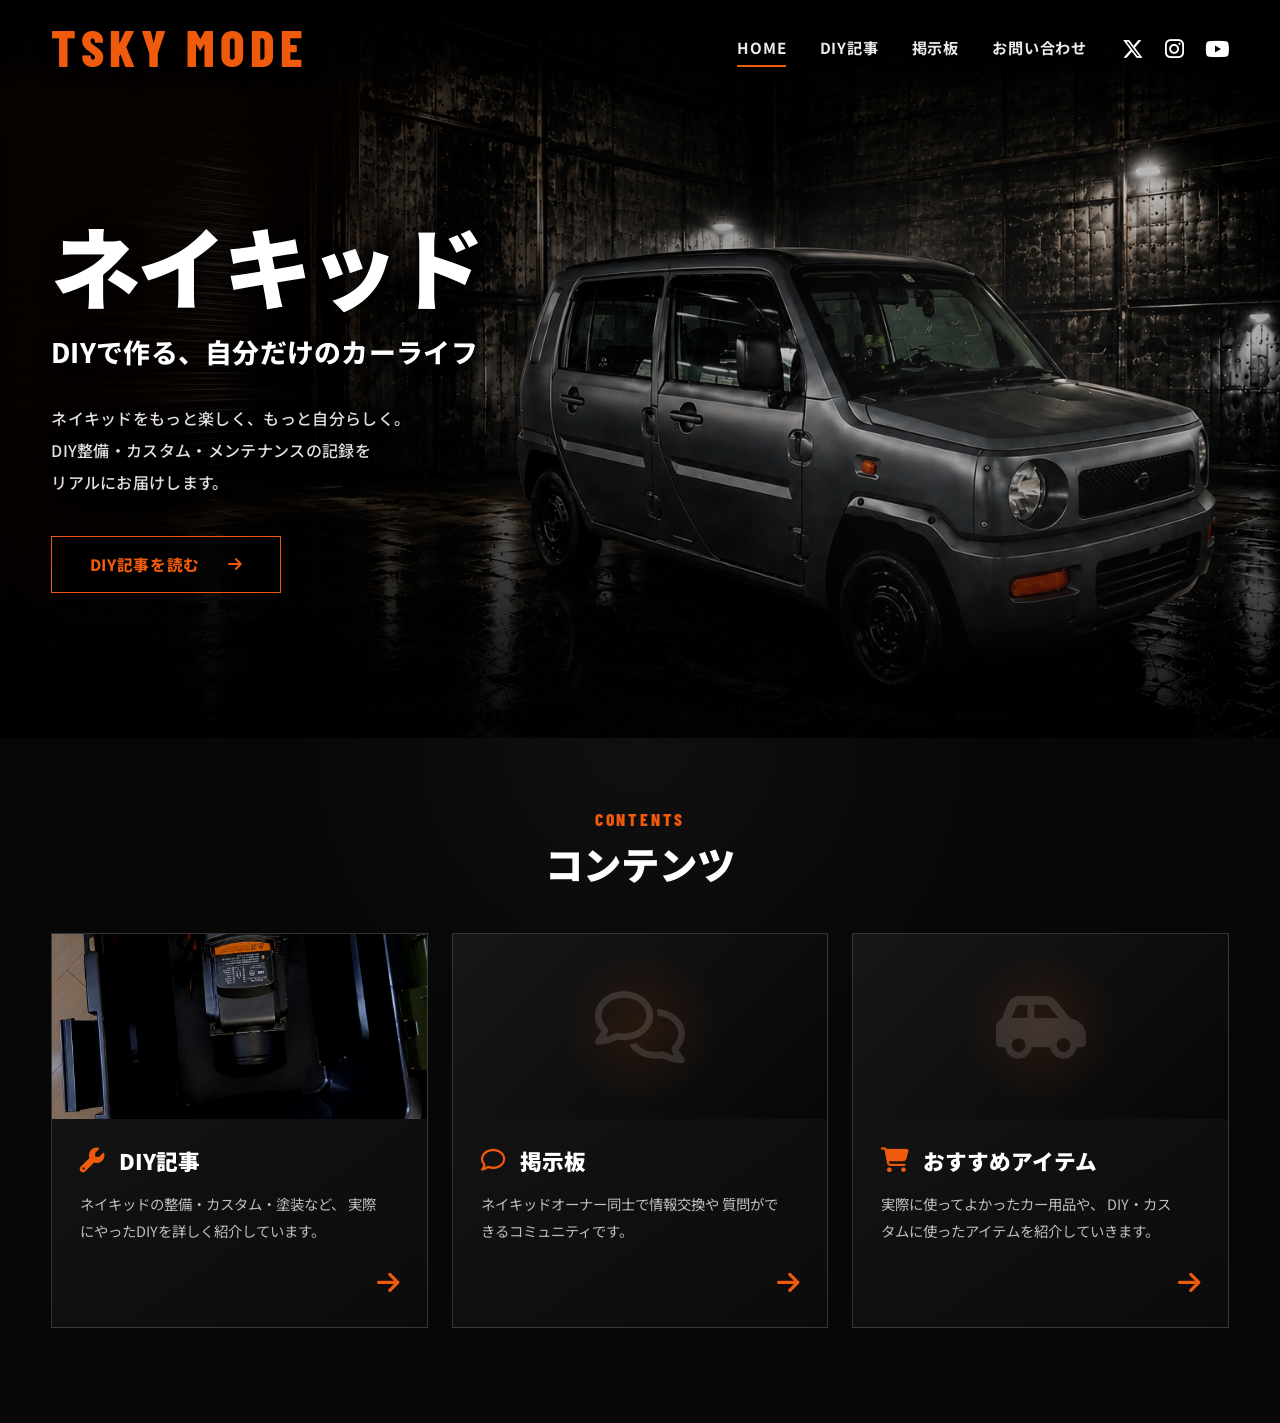
<file: index.html>
<!DOCTYPE html>
<html lang="ja">

<head>

<meta charset="UTF-8">

<meta name="viewport"
content="width=device-width, initial-scale=1.0">

<title>ダイハツ ネイキッド DIY整備＆チョイカスタム | TSKY MODE</title>

<meta name="description"
content="ダイハツ ネイキッドをDIY整備・カスタム・メンテナンスで楽しむTSKY MODEのDIYブログ。">


<!-- Google Fonts -->

<link rel="preconnect"
href="https://fonts.googleapis.com">

<link rel="preconnect"
href="https://fonts.gstatic.com"
crossorigin>

<link
href="https://fonts.googleapis.com/css2?family=Barlow+Condensed:wght@500;600;700;800&family=Noto+Sans+JP:wght@400;500;700;800;900&display=swap"
rel="stylesheet">


<!-- Font Awesome -->

<link rel="stylesheet"
href="https://cdnjs.cloudflare.com/ajax/libs/font-awesome/6.5.1/css/all.min.css">


<style>


/* ========================================
   基本設定
======================================== */

* {
    box-sizing: border-box;
    margin: 0;
    padding: 0;
}


html {
    width: 100%;
    min-height: 100%;
    scroll-behavior: smooth;
}


body {
    width: 100%;
    min-height: 100vh;

    overflow-x: hidden;

    background: #050505;
    color: #ffffff;

    font-family:
        "Noto Sans JP",
        sans-serif;
}


a {
    color: inherit;
    text-decoration: none;
}


ul {
    list-style: none;
}


button {
    font: inherit;
}



/* ========================================
   ヘッダー
======================================== */

.site-header {

    position: absolute;

    top: 0;
    left: 0;

    z-index: 100;

    width: 100%;

    padding:
        24px 4%;

    background:
        linear-gradient(
            180deg,
            rgba(0,0,0,0.92),
            rgba(0,0,0,0.60) 70%,
            transparent
        );
}


.header-inner {

    display: flex;

    align-items: center;

    justify-content: space-between;

    width:
        min(1500px,100%);

    margin:
        0 auto;

    gap:
        35px;
}


/* ========================================
   TSKY MODE ロゴ
======================================== */

.logo {

    flex-shrink: 0;

    color:
        #f05a0c;

    font-family:
        "Barlow Condensed",
        sans-serif;

    font-size:
        clamp(2.9rem,4vw,4rem);

    font-weight:
        800;

    line-height:
        0.9;

    letter-spacing:
        0.10em;

    text-shadow:
        0 3px 18px rgba(0,0,0,0.95);

    transition:
        color 0.25s ease,
        transform 0.25s ease;
}


.logo:hover {

    color:
        #ff6816;

    transform:
        translateY(-2px);
}



/* ========================================
   ナビゲーション
======================================== */

.site-nav {

    margin-left: auto;
}


.nav-menu {

    display: flex;

    align-items: center;

    gap:
        clamp(24px,2.6vw,44px);
}


.nav-menu a {

    position: relative;

    display: block;

    padding:
        12px 0;

    color:
        rgba(255,255,255,0.92);

    font-size:
        0.95rem;

    font-weight:
        700;

    letter-spacing:
        0.05em;

    text-shadow:
        0 2px 8px rgba(0,0,0,0.95);

    transition:
        color 0.25s ease;
}


.nav-menu a:hover {

    color:
        #ffffff;
}


.nav-menu a::after {

    content: "";

    position: absolute;

    left: 0;
    bottom: 3px;

    width: 0;

    height: 2px;

    background:
        #f05a0c;

    transition:
        width 0.25s ease;
}


.nav-menu a:hover::after,
.nav-menu a.active::after {

    width: 100%;
}



/* ========================================
   SNS
======================================== */

.social-links {

    display: flex;

    align-items: center;

    gap:
        21px;

    flex-shrink: 0;
}


.social-links a {

    color:
        #ffffff;

    font-size:
        1.35rem;

    filter:
        drop-shadow(0 2px 7px rgba(0,0,0,0.9));

    transition:
        color 0.25s ease,
        transform 0.25s ease;
}


.social-links a:hover {

    color:
        #f05a0c;

    transform:
        translateY(-3px);
}



/* ========================================
   スマホメニューボタン
======================================== */

.menu-button {

    display: none;

    place-items: center;

    width: 46px;
    height: 46px;

    margin-left: auto;

    border:
        1px solid rgba(255,255,255,0.20);

    background:
        rgba(0,0,0,0.68);

    color:
        #ffffff;

    font-size:
        1.3rem;

    cursor:
        pointer;
}



/* ========================================
   メインビジュアル
======================================== */

.hero {

    position: relative;

    display: flex;

    align-items: center;

    width: 100%;

    min-height:
        clamp(720px,82vh,940px);

    overflow: hidden;

    background-image:

        linear-gradient(
            90deg,
            rgba(0,0,0,0.95) 0%,
            rgba(0,0,0,0.84) 20%,
            rgba(0,0,0,0.53) 38%,
            rgba(0,0,0,0.10) 64%,
            rgba(0,0,0,0.08) 100%
        ),

        linear-gradient(
            180deg,
            rgba(0,0,0,0.30) 0%,
            rgba(0,0,0,0.02) 48%,
            rgba(0,0,0,0.70) 100%
        ),

        url("images/naked-top-new.jpg");

    background-repeat:
        no-repeat;

    background-size:
        cover;

    background-position:
        center center;
}



/* ========================================
   背景の質感
======================================== */

.hero::after {

    content: "";

    position: absolute;

    inset: 0;

    z-index: 0;

    pointer-events: none;

    background:

        radial-gradient(
            circle at 78% 54%,
            rgba(255,255,255,0.06),
            transparent 29%
        ),

        linear-gradient(
            115deg,
            rgba(240,90,12,0.05),
            transparent 35%
        );

    box-shadow:
        inset 0 -120px 120px rgba(0,0,0,0.60);
}



/* ========================================
   ヒーロー内側
======================================== */

.hero-inner {

    position: relative;

    z-index: 5;

    width:
        min(1500px,92%);

    margin:
        0 auto;

    padding:
        155px 0 80px;
}


.hero-content {

    width:
        min(590px,100%);

    text-shadow:
        0 4px 18px rgba(0,0,0,0.98);
}



/* ========================================
   ネイキッド
======================================== */

.hero-title {

    margin-bottom:
        22px;

    color:
        #ffffff;

    font-size:
        clamp(4rem,7vw,7rem);

    font-weight:
        900;

    line-height:
        1;

    letter-spacing:
        -0.045em;
}



/* ========================================
   キャッチコピー
======================================== */

.hero-subtitle {

    margin-bottom:
        30px;

    color:
        #ffffff;

    font-size:
        clamp(1.3rem,2.1vw,2rem);

    font-weight:
        800;

    line-height:
        1.5;

    letter-spacing:
        0.01em;
}



/* ========================================
   説明文
======================================== */

.hero-description {

    max-width:
        560px;

    margin-bottom:
        38px;

    color:
        rgba(255,255,255,0.88);

    font-size:
        clamp(0.96rem,1.25vw,1.08rem);

    font-weight:
        500;

    line-height:
        2;

    letter-spacing:
        0.02em;
}



/* ========================================
   記事を読む
======================================== */

.hero-button {

    display: inline-flex;

    align-items: center;

    justify-content: center;

    gap:
        28px;

    min-width:
        230px;

    padding:
        16px 25px;

    border:
        1px solid #f05a0c;

    background:
        rgba(0,0,0,0.40);

    color:
        #f05a0c;

    font-size:
        0.98rem;

    font-weight:
        800;

    letter-spacing:
        0.04em;

    backdrop-filter:
        blur(5px);

    transition:
        color 0.25s ease,
        background 0.25s ease,
        transform 0.25s ease,
        box-shadow 0.25s ease;
}


.hero-button:hover {

    color:
        #ffffff;

    background:
        #f05a0c;

    transform:
        translateY(-3px);

    box-shadow:
        0 10px 30px rgba(240,90,12,0.25);
}


.hero-button i {

    transition:
        transform 0.25s ease;
}


.hero-button:hover i {

    transform:
        translateX(6px);
}



/* ========================================
   コンテンツエリア
======================================== */

.contents-section {

    position: relative;

    padding:
        70px 4% 95px;

    background:

        radial-gradient(
            circle at 50% 0%,
            rgba(255,255,255,0.035),
            transparent 38%
        ),

        #070707;
}


.contents-inner {

    width:
        min(1450px,100%);

    margin:
        0 auto;
}


.contents-heading {

    margin-bottom:
        42px;

    text-align:
        center;
}


.contents-label {

    margin-bottom:
        5px;

    color:
        #f05a0c;

    font-family:
        "Barlow Condensed",
        sans-serif;

    font-size:
        1.1rem;

    font-weight:
        800;

    letter-spacing:
        0.16em;
}


.contents-title {

    color:
        #ffffff;

    font-size:
        clamp(2rem,3vw,2.8rem);

    font-weight:
        900;
}



/* ========================================
   コンテンツカード
======================================== */

.contents-grid {

    display: grid;

    grid-template-columns:
        repeat(3,1fr);

    gap:
        24px;
}


.content-card {

    position: relative;

    display: flex;

    flex-direction: column;

    min-height:
        350px;

    overflow: hidden;

    border:
        1px solid rgba(255,255,255,0.16);

    background:
        linear-gradient(
            145deg,
            #161616,
            #0b0b0b
        );

    transition:
        transform 0.28s ease,
        border-color 0.28s ease,
        box-shadow 0.28s ease;
}


.content-card:hover {

    transform:
        translateY(-6px);

    border-color:
        rgba(240,90,12,0.65);

    box-shadow:
        0 22px 55px rgba(0,0,0,0.45);
}



/* ========================================
   カード上部
======================================== */

.card-visual {

    position: relative;

    height:
        185px;

    overflow: hidden;

    background:
        #101010;
}


.card-visual img {

    display: block;

    width: 100%;
    height: 100%;

    object-fit: cover;

    filter:
        brightness(0.78)
        contrast(1.08);

    transition:
        transform 0.4s ease,
        filter 0.4s ease;
}


.content-card:hover
.card-visual img {

    transform:
        scale(1.045);

    filter:
        brightness(0.92)
        contrast(1.10);
}



/* ========================================
   画像をまだ用意していないカード用
======================================== */

.card-placeholder {

    display: grid;

    place-items: center;

    width: 100%;
    height: 100%;

    background:

        radial-gradient(
            circle at center,
            rgba(240,90,12,0.11),
            transparent 38%
        ),

        linear-gradient(
            135deg,
            #171717,
            #070707
        );

    color:
        rgba(255,255,255,0.13);

    font-size:
        4.5rem;
}



/* ========================================
   カード本文
======================================== */

.card-content {

    position: relative;

    display: flex;

    flex: 1;

    flex-direction: column;

    padding:
        26px 28px 28px;
}


.card-title {

    display: flex;

    align-items: center;

    gap:
        14px;

    margin-bottom:
        15px;

    color:
        #ffffff;

    font-size:
        1.35rem;

    font-weight:
        900;
}


.card-title i {

    color:
        #f05a0c;

    font-size:
        1.55rem;
}


.card-description {

    padding-right:
        18px;

    color:
        rgba(255,255,255,0.73);

    font-size:
        0.9rem;

    line-height:
        1.85;
}


.card-arrow {

    align-self:
        flex-end;

    margin-top:
        auto;

    padding-top:
        18px;

    color:
        #f05a0c;

    font-size:
        1.6rem;

    transition:
        transform 0.25s ease;
}


.content-card:hover
.card-arrow {

    transform:
        translateX(7px);
}



/* ========================================
   タブレット
======================================== */

@media screen and
(max-width:1100px) {


    .site-header {

        padding:
            20px 3%;
    }


    .header-inner {

        gap:
            18px;
    }


    .logo {

        font-size:
            2.7rem;
    }


    .nav-menu {

        gap:
            22px;
    }


    .social-links {

        gap:
            15px;
    }


    .hero {

        min-height:
            760px;

        background-position:
            60% center;
    }


    .hero-inner {

        width:
            94%;
    }


    .hero-content {

        width:
            min(520px,100%);
    }


}



/* ========================================
   スマートフォン
======================================== */

@media screen and
(max-width:850px) {


    .site-header {

        position: absolute;

        padding:
            15px 20px;

        background:
            rgba(0,0,0,0.60);
    }


    .header-inner {

        gap:
            12px;
    }


    .logo {

        font-size:
            2.25rem;
    }


    .menu-button {

        display:
            grid;
    }


    .site-nav {

        margin-left:
            0;
    }


    .nav-menu {

        position:
            absolute;

        top:
            74px;

        left:
            18px;

        right:
            18px;

        display:
            none;

        flex-direction:
            column;

        align-items:
            stretch;

        gap:
            0;

        padding:
            8px 20px;

        border:
            1px solid rgba(255,255,255,0.13);

        background:
            rgba(5,5,5,0.98);

        box-shadow:
            0 20px 50px rgba(0,0,0,0.72);

        backdrop-filter:
            blur(14px);
    }


    .nav-menu.open {

        display:
            flex;
    }


    .nav-menu li {

        border-bottom:
            1px solid rgba(255,255,255,0.09);
    }


    .nav-menu li:last-child {

        border-bottom:
            0;
    }


    .nav-menu a {

        padding:
            17px 5px;
    }


    .social-links {

        display:
            none;
    }


    .hero {

        min-height:
            760px;

        align-items:
            flex-end;

        background-image:

            linear-gradient(
                180deg,
                rgba(0,0,0,0.18) 0%,
                rgba(0,0,0,0.20) 37%,
                rgba(0,0,0,0.84) 66%,
                rgba(0,0,0,0.98) 100%
            ),

            url("images/naked-top-new.jpg");

        background-position:
            67% center;
    }


    .hero-inner {

        width:
            calc(100% - 38px);

        padding:
            110px 0 48px;
    }


    .hero-content {

        width:
            100%;
    }


    .hero-title {

        margin-bottom:
            17px;

        font-size:
            clamp(3.3rem,15vw,5rem);
    }


    .hero-subtitle {

        margin-bottom:
            18px;

        font-size:
            1.16rem;
    }


    .hero-description {

        margin-bottom:
            27px;

        font-size:
            0.9rem;

        line-height:
            1.85;
    }


    .hero-description br {

        display:
            none;
    }


    .contents-section {

        padding:
            55px 18px 70px;
    }


    .contents-grid {

        grid-template-columns:
            1fr;

        gap:
            20px;
    }


    .content-card {

        min-height:
            0;
    }


    .card-visual {

        height:
            220px;
    }


}



/* ========================================
   小さいスマートフォン
======================================== */

@media screen and
(max-width:470px) {


    .site-header {

        padding:
            14px 15px;
    }


    .logo {

        font-size:
            2rem;
    }


    .hero {

        min-height:
            720px;

        background-position:
            69% center;
    }


    .hero-inner {

        width:
            calc(100% - 30px);

        padding-bottom:
            38px;
    }


    .hero-title {

        font-size:
            3.5rem;
    }


    .hero-subtitle {

        font-size:
            1.05rem;
    }


    .hero-button {

        width:
            100%;
    }


    .contents-section {

        padding-left:
            14px;

        padding-right:
            14px;
    }


    .card-visual {

        height:
            185px;
    }


}


</style>

</head>


<body>



<!-- ======================================
     ヘッダー
======================================= -->

<header class="site-header">


<div class="header-inner">


<a
href="index.html"
class="logo">

TSKY MODE

</a>



<button
class="menu-button"
id="menuButton"
type="button"
aria-label="メニューを開く"
aria-expanded="false">

<i class="fa-solid fa-bars"></i>

</button>



<nav
class="site-nav"
aria-label="メインメニュー">


<ul
class="nav-menu"
id="navMenu">


<li>

<a
href="index.html"
class="active">

HOME

</a>

</li>


<li>

<a href="diy_deck.html">

DIY記事

</a>

</li>


<li>

<a href="bbs.html">

掲示板

</a>

</li>


<li>

<a href="contact.html">
    お問い合わせ
</a>

</li>


</ul>


</nav>



<div class="social-links">


<a
href="#"
target="_blank"
rel="noopener noreferrer"
aria-label="X">

<i class="fa-brands fa-x-twitter"></i>

</a>


<a
href="#"
target="_blank"
rel="noopener noreferrer"
aria-label="Instagram">

<i class="fa-brands fa-instagram"></i>

</a>


<a
href="#"
target="_blank"
rel="noopener noreferrer"
aria-label="YouTube">

<i class="fa-brands fa-youtube"></i>

</a>


</div>


</div>


</header>



<!-- ======================================
     HERO
======================================= -->

<main>


<section class="hero">


<div class="hero-inner">


<div class="hero-content">


<h1 class="hero-title">

ネイキッド

</h1>


<h2 class="hero-subtitle">

DIYで作る、自分だけのカーライフ

</h2>


<p class="hero-description">

ネイキッドをもっと楽しく、もっと自分らしく。<br>

DIY整備・カスタム・メンテナンスの記録を<br>

リアルにお届けします。

</p>


<a
href="diy_deck.html"
class="hero-button">

<span>

DIY記事を読む

</span>

<i class="fa-solid fa-arrow-right"></i>

</a>


</div>


</div>


</section>



<!-- ======================================
     CONTENTS
======================================= -->

<section class="contents-section">


<div class="contents-inner">


<div class="contents-heading">


<p class="contents-label">

CONTENTS

</p>


<h2 class="contents-title">

コンテンツ

</h2>


</div>



<div class="contents-grid">



<!-- ======================================
     DIY記事
======================================= -->

<a
href="diy_deck.html"
class="content-card">


<div class="card-visual">


<img
src="images/compressor-box.jpg"
alt="DIY記事">


</div>


<div class="card-content">


<h3 class="card-title">

<i class="fa-solid fa-wrench"></i>

DIY記事

</h3>


<p class="card-description">

ネイキッドの整備・カスタム・塗装など、
実際にやったDIYを詳しく紹介しています。

</p>


<div class="card-arrow">

<i class="fa-solid fa-arrow-right"></i>

</div>


</div>


</a>



<!-- ======================================
     掲示板
======================================= -->

<a
href="bbs.html"
class="content-card">


<div class="card-visual">


<div class="card-placeholder">

<i class="fa-regular fa-comments"></i>

</div>


</div>


<div class="card-content">


<h3 class="card-title">

<i class="fa-regular fa-comment"></i>

掲示板

</h3>


<p class="card-description">

ネイキッドオーナー同士で情報交換や
質問ができるコミュニティです。

</p>


<div class="card-arrow">

<i class="fa-solid fa-arrow-right"></i>

</div>


</div>


</a>



<!-- ======================================
     おすすめアイテム
======================================= -->

<a
href="items.html"
class="content-card">


<div class="card-visual">


<div class="card-placeholder">

<i class="fa-solid fa-car-side"></i>

</div>


</div>


<div class="card-content">


<h3 class="card-title">

<i class="fa-solid fa-cart-shopping"></i>

おすすめアイテム

</h3>


<p class="card-description">

実際に使ってよかったカー用品や、
DIY・カスタムに使ったアイテムを紹介していきます。

</p>


<div class="card-arrow">

<i class="fa-solid fa-arrow-right"></i>

</div>


</div>


</a>



</div>


</div>


</section>


</main>



<!-- ======================================
     JavaScript
======================================= -->

<script>


const menuButton =
document.getElementById("menuButton");


const navMenu =
document.getElementById("navMenu");


const menuIcon =
menuButton.querySelector("i");



menuButton.addEventListener(
"click",
function () {


const menuIsOpen =
navMenu.classList.toggle("open");


menuButton.setAttribute(
"aria-expanded",
menuIsOpen
);


if (menuIsOpen) {


menuIcon.classList.remove(
"fa-bars"
);


menuIcon.classList.add(
"fa-xmark"
);


} else {


menuIcon.classList.remove(
"fa-xmark"
);


menuIcon.classList.add(
"fa-bars"
);


}


}
);



navMenu
.querySelectorAll("a")
.forEach(
function(link) {


link.addEventListener(
"click",
function () {


navMenu.classList.remove(
"open"
);


menuButton.setAttribute(
"aria-expanded",
"false"
);


menuIcon.classList.remove(
"fa-xmark"
);


menuIcon.classList.add(
"fa-bars"
);


}
);


}
);



document.addEventListener(
"click",
function(event) {


const clickedMenuButton =
menuButton.contains(event.target);


const clickedNavigation =
navMenu.contains(event.target);


if (
!clickedMenuButton &&
!clickedNavigation
) {


navMenu.classList.remove(
"open"
);


menuButton.setAttribute(
"aria-expanded",
"false"
);


menuIcon.classList.remove(
"fa-xmark"
);


menuIcon.classList.add(
"fa-bars"
);


}


}
);


</script>


</body>

</html>
</file>
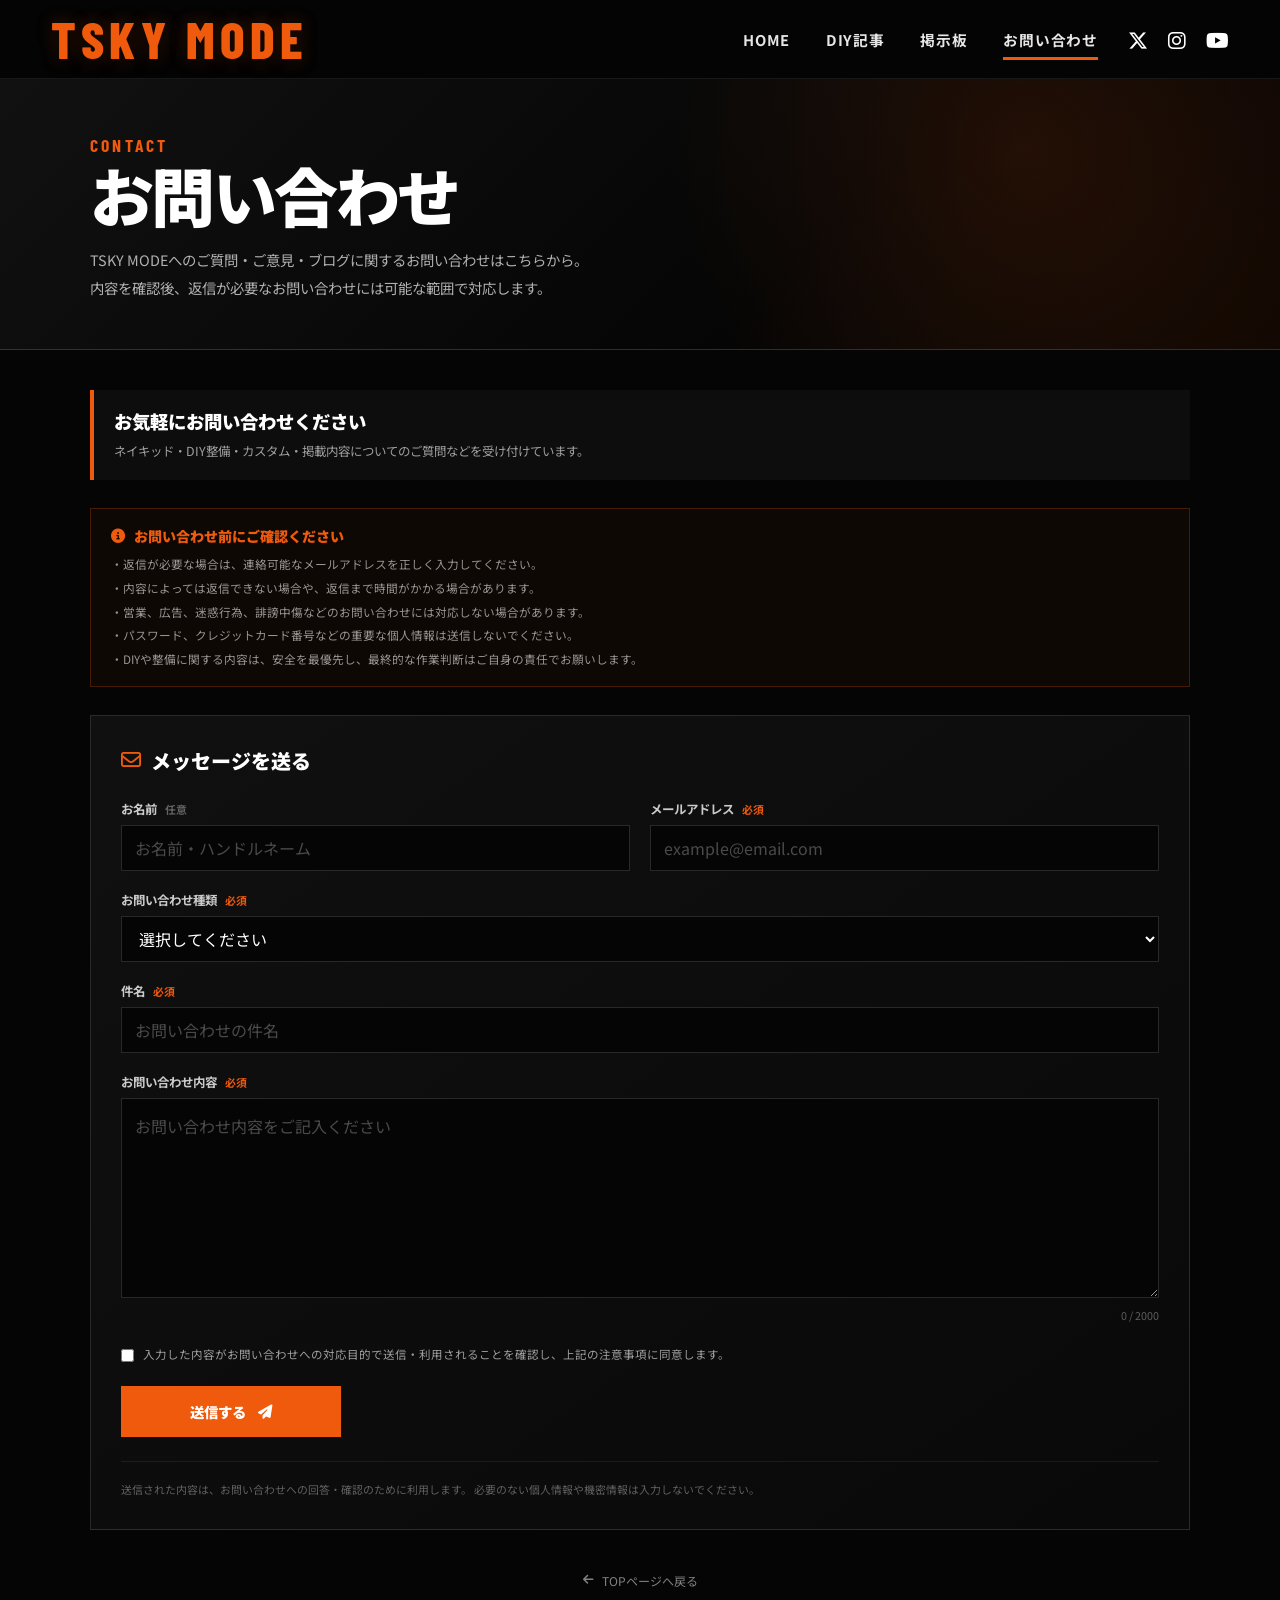
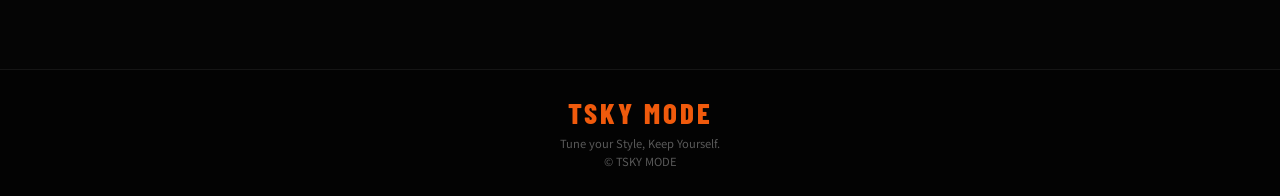
<file: contact.html>
<!DOCTYPE html>
<html lang="ja">

<head>

<meta charset="UTF-8">

<meta name="viewport"
content="width=device-width, initial-scale=1.0">

<title>お問い合わせ | TSKY MODE</title>

<meta name="description"
content="TSKY MODEへのお問い合わせページです。ネイキッド、DIY整備、カスタム、ブログに関するお問い合わせはこちらから。">


<!-- Google Fonts -->

<link rel="preconnect"
href="https://fonts.googleapis.com">

<link rel="preconnect"
href="https://fonts.gstatic.com"
crossorigin>

<link
href="https://fonts.googleapis.com/css2?family=Barlow+Condensed:wght@500;600;700;800&family=Noto+Sans+JP:wght@400;500;700;800;900&display=swap"
rel="stylesheet">


<!-- Font Awesome -->

<link rel="stylesheet"
href="https://cdnjs.cloudflare.com/ajax/libs/font-awesome/6.5.1/css/all.min.css">


<style>


/* ========================================
   基本設定
======================================== */

* {
    box-sizing: border-box;
    margin: 0;
    padding: 0;
}


html {
    width: 100%;
    min-height: 100%;
}


body {

    width: 100%;
    min-height: 100vh;

    overflow-x: hidden;

    background:
        #050505;

    color:
        #ffffff;

    font-family:
        "Noto Sans JP",
        sans-serif;
}


a {
    color: inherit;
    text-decoration: none;
}


ul {
    list-style: none;
}


button,
input,
textarea,
select {

    font: inherit;
}



/* ========================================
   ヘッダー
======================================== */

.site-header {

    position: sticky;

    top: 0;

    z-index: 1000;

    width: 100%;

    padding:
        16px 4%;

    border-bottom:
        1px solid rgba(255,255,255,0.08);

    background:
        rgba(5,5,5,0.96);

    backdrop-filter:
        blur(12px);
}


.header-inner {

    display: flex;

    align-items: center;

    justify-content: space-between;

    width:
        min(1500px,100%);

    margin:
        0 auto;

    gap:
        30px;
}



/* ========================================
   TSKY MODE ロゴ
======================================== */

.logo {

    flex-shrink: 0;

    color:
        #f05a0c;

    font-family:
        "Barlow Condensed",
        sans-serif;

    font-size:
        clamp(2.8rem,4vw,3.8rem);

    font-weight:
        800;

    line-height:
        0.9;

    letter-spacing:
        0.10em;

    text-shadow:

        0 3px 15px rgba(0,0,0,0.95),

        0 0 18px rgba(240,90,12,0.30);

    transition:
        color 0.25s ease,
        transform 0.25s ease;
}


.logo:hover {

    color:
        #ff6816;

    transform:
        translateY(-2px);
}


/* ========================================
   ナビゲーション
======================================== */

.site-nav {

    margin-left:
        auto;
}


.nav-menu {

    display: flex;

    align-items: center;

    gap:
        clamp(22px,2.8vw,45px);
}


.nav-menu a {

    position: relative;

    display: block;

    padding:
        10px 0;

    color:
        rgba(255,255,255,0.90);

    font-size:
        0.92rem;

    font-weight:
        700;

    letter-spacing:
        0.05em;

    transition:
        color 0.25s ease;
}


.nav-menu a:hover {

    color:
        #ffffff;
}


.nav-menu a::after {

    content: "";

    position: absolute;

    left: 0;
    bottom: 0;

    width: 0;
    height: 3px;

    background:
        #f05a0c;

    transition:
        width 0.25s ease;
}


.nav-menu a:hover::after,
.nav-menu a.active::after {

    width:
        100%;
}



/* ========================================
   SNS
======================================== */

.social-links {

    display: flex;

    align-items: center;

    gap:
        20px;

    flex-shrink:
        0;
}


.social-links a {

    color:
        #ffffff;

    font-size:
        1.25rem;

    transition:
        color 0.25s ease,
        transform 0.25s ease;
}


.social-links a:hover {

    color:
        #f05a0c;

    transform:
        translateY(-2px);
}



/* ========================================
   スマホメニュー
======================================== */

.menu-button {

    display: none;

    place-items: center;

    width:
        44px;

    height:
        44px;

    margin-left:
        auto;

    border:
        1px solid rgba(255,255,255,0.22);

    background:
        rgba(0,0,0,0.55);

    color:
        #ffffff;

    font-size:
        1.2rem;

    cursor:
        pointer;
}



/* ========================================
   ページ上部
======================================== */

.contact-hero {

    position: relative;

    overflow: hidden;

    padding:
        55px 5% 48px;

    border-bottom:
        1px solid rgba(240,90,12,0.30);

    background:

        radial-gradient(
            circle at 80% 25%,
            rgba(240,90,12,0.12),
            transparent 34%
        ),

        linear-gradient(
            135deg,
            #111111,
            #050505 63%,
            #100703
        );
}


.contact-hero-inner {

    width:
        min(1100px,100%);

    margin:
        0 auto;
}


.contact-label {

    margin-bottom:
        5px;

    color:
        #f05a0c;

    font-family:
        "Barlow Condensed",
        sans-serif;

    font-size:
        1.1rem;

    font-weight:
        700;

    letter-spacing:
        0.18em;
}


.contact-title {

    margin-bottom:
        18px;

    color:
        #ffffff;

    font-size:
        clamp(2.8rem,5vw,5rem);

    font-weight:
        900;

    line-height:
        1.05;

    letter-spacing:
        -0.04em;
}


.contact-description {

    max-width:
        700px;

    color:
        rgba(255,255,255,0.68);

    font-size:
        0.9rem;

    line-height:
        1.9;
}



/* ========================================
   メイン
======================================== */

.contact-main {

    width:
        min(1100px,94%);

    margin:
        0 auto;

    padding:
        40px 0 80px;
}



/* ========================================
   上部メッセージ
======================================== */

.contact-intro {

    margin-bottom:
        28px;

    padding:
        18px 20px;

    border-left:
        4px solid #f05a0c;

    background:
        #0d0d0d;
}


.contact-intro h2 {

    margin-bottom:
        7px;

    font-size:
        1.15rem;

    font-weight:
        900;
}


.contact-intro p {

    color:
        rgba(255,255,255,0.60);

    font-size:
        0.78rem;

    line-height:
        1.7;
}



/* ========================================
   注意事項
======================================== */

.notice-box {

    margin-bottom:
        28px;

    padding:
        17px 20px;

    border:
        1px solid rgba(240,90,12,0.24);

    background:
        rgba(240,90,12,0.035);
}


.notice-title {

    display: flex;

    align-items: center;

    gap:
        9px;

    margin-bottom:
        9px;

    color:
        #f05a0c;

    font-size:
        0.88rem;

    font-weight:
        900;
}


.notice-list {

    display: grid;

    gap:
        5px;

    color:
        rgba(255,255,255,0.57);

    font-size:
        0.73rem;

    line-height:
        1.6;
}



/* ========================================
   フォーム
======================================== */

.contact-form-box {

    padding:
        30px;

    border:
        1px solid rgba(255,255,255,0.12);

    background:

        linear-gradient(
            145deg,
            #101010,
            #090909
        );
}


.form-heading {

    display: flex;

    align-items: center;

    gap:
        10px;

    margin-bottom:
        25px;

    font-size:
        1.25rem;

    font-weight:
        900;
}


.form-heading i {

    color:
        #f05a0c;
}


.form-row {

    margin-bottom:
        20px;
}


.form-grid {

    display: grid;

    grid-template-columns:
        1fr 1fr;

    gap:
        20px;
}


.form-label {

    display: block;

    margin-bottom:
        7px;

    color:
        rgba(255,255,255,0.78);

    font-size:
        0.78rem;

    font-weight:
        700;
}


.required {

    margin-left:
        5px;

    color:
        #f05a0c;

    font-size:
        0.68rem;
}


.optional {

    margin-left:
        5px;

    color:
        rgba(255,255,255,0.35);

    font-size:
        0.68rem;
}



/* ========================================
   入力欄
======================================== */

.form-input,
.form-select,
.form-textarea {

    width:
        100%;

    border:
        1px solid rgba(255,255,255,0.14);

    outline:
        none;

    background:
        #050505;

    color:
        #ffffff;

    transition:
        border-color 0.25s ease,
        box-shadow 0.25s ease;
}


.form-input,
.form-select {

    height:
        46px;

    padding:
        0 13px;
}


.form-textarea {

    min-height:
        200px;

    padding:
        13px;

    line-height:
        1.8;

    resize:
        vertical;
}


.form-input:focus,
.form-select:focus,
.form-textarea:focus {

    border-color:
        #f05a0c;

    box-shadow:
        0 0 0 2px rgba(240,90,12,0.08);
}


.form-input::placeholder,
.form-textarea::placeholder {

    color:
        rgba(255,255,255,0.28);
}


.form-select option {

    background:
        #090909;

    color:
        #ffffff;
}



/* ========================================
   文字数
======================================== */

.character-count {

    margin-top:
        5px;

    color:
        rgba(255,255,255,0.34);

    font-size:
        0.67rem;

    text-align:
        right;
}



/* ========================================
   同意
======================================== */

.agree-row {

    display:
        flex;

    align-items:
        flex-start;

    gap:
        9px;

    margin:
        22px 0;

    color:
        rgba(255,255,255,0.60);

    font-size:
        0.72rem;

    line-height:
        1.7;
}


.agree-row input {

    margin-top:
        4px;

    accent-color:
        #f05a0c;
}



/* ========================================
   送信ボタン
======================================== */

.submit-button {

    display:
        inline-flex;

    align-items:
        center;

    justify-content:
        center;

    gap:
        12px;

    min-width:
        220px;

    padding:
        14px 26px;

    border:
        1px solid #f05a0c;

    background:
        #f05a0c;

    color:
        #ffffff;

    font-size:
        0.9rem;

    font-weight:
        900;

    cursor:
        pointer;

    transition:
        background 0.25s ease,
        transform 0.25s ease,
        box-shadow 0.25s ease;
}


.submit-button:hover {

    background:
        #ff6818;

    transform:
        translateY(-2px);

    box-shadow:
        0 10px 28px rgba(240,90,12,0.20);
}


.submit-button:disabled {

    opacity:
        0.45;

    cursor:
        not-allowed;

    transform:
        none;

    box-shadow:
        none;
}



/* ========================================
   送信結果
======================================== */

.form-status {

    display:
        none;

    margin-top:
        20px;

    padding:
        15px 17px;

    font-size:
        0.78rem;

    line-height:
        1.7;
}


.form-status.success {

    display:
        block;

    border:
        1px solid rgba(75,200,105,0.45);

    background:
        rgba(75,200,105,0.07);

    color:
        #70d98a;
}


.form-status.error {

    display:
        block;

    border:
        1px solid rgba(255,90,90,0.45);

    background:
        rgba(255,90,90,0.06);

    color:
        #ff8585;
}



/* ========================================
   プライバシー
======================================== */

.privacy-note {

    margin-top:
        24px;

    padding-top:
        18px;

    border-top:
        1px solid rgba(255,255,255,0.07);

    color:
        rgba(255,255,255,0.35);

    font-size:
        0.68rem;

    line-height:
        1.75;
}



/* ========================================
   戻る
======================================== */

.back-area {

    margin-top:
        35px;

    text-align:
        center;
}


.back-link {

    display:
        inline-flex;

    align-items:
        center;

    gap:
        8px;

    color:
        rgba(255,255,255,0.50);

    font-size:
        0.75rem;

    transition:
        color 0.25s ease;
}


.back-link:hover {

    color:
        #f05a0c;
}



/* ========================================
   フッター
======================================== */

.site-footer {

    padding:
        25px 5%;

    border-top:
        1px solid rgba(255,255,255,0.07);

    background:
        #030303;

    text-align:
        center;
}


.footer-logo {

    margin-bottom:
        5px;

    color:
        #f05a0c;

    font-family:
        "Barlow Condensed",
        sans-serif;

    font-size:
        1.8rem;

    font-weight:
        800;

    letter-spacing:
        0.10em;
}


.footer-copy {

    color:
        rgba(255,255,255,0.34);

    font-size:
        0.7rem;

    line-height:
        1.6;
}



/* ========================================
   スマートフォン
======================================== */

@media screen and
(max-width:850px) {


    .site-header {

        padding:
            14px 18px;
    }


    .logo {

        font-size:
            2.2rem;
    }


    .menu-button {

        display:
            grid;
    }


    .site-nav {

        margin-left:
            0;
    }


    .nav-menu {

        position:
            absolute;

        top:
            70px;

        left:
            15px;

        right:
            15px;

        display:
            none;

        flex-direction:
            column;

        align-items:
            stretch;

        gap:
            0;

        padding:
            7px 18px;

        border:
            1px solid rgba(255,255,255,0.13);

        background:
            rgba(5,5,5,0.98);

        box-shadow:
            0 20px 50px rgba(0,0,0,0.65);
    }


    .nav-menu.open {

        display:
            flex;
    }


    .nav-menu li {

        border-bottom:
            1px solid rgba(255,255,255,0.08);
    }


    .nav-menu li:last-child {

        border-bottom:
            0;
    }


    .nav-menu a {

        padding:
            15px 4px;
    }


    .social-links {

        display:
            none;
    }


    .contact-hero {

        padding:
            36px 20px 32px;
    }


    .contact-main {

        width:
            calc(100% - 28px);

        padding:
            22px 0 55px;
    }


    .form-grid {

        grid-template-columns:
            1fr;

        gap:
            0;
    }


    .contact-form-box {

        padding:
            21px 17px;
    }


}



/* ========================================
   小さいスマホ
======================================== */

@media screen and
(max-width:470px) {


    .site-header {

        padding:
            13px 14px;
    }


    .logo {

        font-size:
            1.9rem;
    }


    .contact-title {

        font-size:
            2.55rem;
    }


    .contact-main {

        width:
            calc(100% - 20px);
    }


    .contact-intro,
    .notice-box {

        padding:
            15px;
    }


    .submit-button {

        width:
            100%;
    }


}


</style>

</head>


<body>



<!-- ======================================
     ヘッダー
======================================= -->

<header class="site-header">


<div class="header-inner">


<a
href="index.html"
class="logo">

TSKY MODE

</a>



<button
class="menu-button"
id="menuButton"
type="button"
aria-label="メニューを開く"
aria-expanded="false">

<i class="fa-solid fa-bars"></i>

</button>



<nav
class="site-nav"
aria-label="メインメニュー">


<ul
class="nav-menu"
id="navMenu">


<li>

<a href="index.html">

HOME

</a>

</li>


<li>

<a href="diy_deck.html">

DIY記事

</a>

</li>


<li>

<a href="bbs.html">

掲示板

</a>

</li>


<li>

<a
href="contact.html"
class="active">

お問い合わせ

</a>

</li>


</ul>


</nav>



<div class="social-links">


<a
href="#"
target="_blank"
rel="noopener noreferrer"
aria-label="X">

<i class="fa-brands fa-x-twitter"></i>

</a>


<a
href="#"
target="_blank"
rel="noopener noreferrer"
aria-label="Instagram">

<i class="fa-brands fa-instagram"></i>

</a>


<a
href="#"
target="_blank"
rel="noopener noreferrer"
aria-label="YouTube">

<i class="fa-brands fa-youtube"></i>

</a>


</div>


</div>


</header>



<!-- ======================================
     ページタイトル
======================================= -->

<section class="contact-hero">


<div class="contact-hero-inner">


<p class="contact-label">

CONTACT

</p>


<h1 class="contact-title">

お問い合わせ

</h1>


<p class="contact-description">

TSKY MODEへのご質問・ご意見・ブログに関するお問い合わせはこちらから。<br>

内容を確認後、返信が必要なお問い合わせには可能な範囲で対応します。

</p>


</div>


</section>



<!-- ======================================
     お問い合わせ
======================================= -->

<main class="contact-main">



<section class="contact-intro">


<h2>

お気軽にお問い合わせください

</h2>


<p>

ネイキッド・DIY整備・カスタム・掲載内容についてのご質問などを受け付けています。

</p>


</section>



<!-- ======================================
     注意事項
======================================= -->

<section class="notice-box">


<h2 class="notice-title">

<i class="fa-solid fa-circle-info"></i>

お問い合わせ前にご確認ください

</h2>


<div class="notice-list">

<p>・返信が必要な場合は、連絡可能なメールアドレスを正しく入力してください。</p>

<p>・内容によっては返信できない場合や、返信まで時間がかかる場合があります。</p>

<p>・営業、広告、迷惑行為、誹謗中傷などのお問い合わせには対応しない場合があります。</p>

<p>・パスワード、クレジットカード番号などの重要な個人情報は送信しないでください。</p>

<p>・DIYや整備に関する内容は、安全を最優先し、最終的な作業判断はご自身の責任でお願いします。</p>

</div>


</section>



<!-- ======================================
     FORM
======================================= -->

<section class="contact-form-box">


<h2 class="form-heading">

<i class="fa-regular fa-envelope"></i>

メッセージを送る

</h2>



<form
id="contactForm"
action="https://formspree.io/f/xbgrarlo"
method="POST">


<!-- Formspree メール件名 -->

<input
type="hidden"
name="_subject"
value="TSKY MODE ブログからお問い合わせが届きました">



<!-- スパム対策 -->

<input
type="text"
name="_gotcha"
style="display:none">



<div class="form-grid">


<!-- 名前 -->

<div class="form-row">


<label
class="form-label"
for="name">

お名前

<span class="optional">

任意

</span>

</label>


<input
type="text"
id="name"
name="name"
class="form-input"
maxlength="40"
placeholder="お名前・ハンドルネーム">


</div>



<!-- メール -->

<div class="form-row">


<label
class="form-label"
for="email">

メールアドレス

<span class="required">

必須

</span>

</label>


<input
type="email"
id="email"
name="email"
class="form-input"
required
autocomplete="email"
placeholder="example@email.com">


</div>


</div>



<!-- 種類 -->

<div class="form-row">


<label
class="form-label"
for="category">

お問い合わせ種類

<span class="required">

必須

</span>

</label>


<select
id="category"
name="category"
class="form-select"
required>


<option
value=""
selected
disabled>

選択してください

</option>


<option value="DIY・整備について">

DIY・整備について

</option>


<option value="ブログの記事について">

ブログの記事について

</option>


<option value="商品・工具について">

商品・工具について

</option>


<option value="掲示板について">

掲示板について

</option>


<option value="その他">

その他

</option>


</select>


</div>



<!-- 件名 -->

<div class="form-row">


<label
class="form-label"
for="subject">

件名

<span class="required">

必須

</span>

</label>


<input
type="text"
id="subject"
name="subject"
class="form-input"
maxlength="80"
required
placeholder="お問い合わせの件名">


</div>



<!-- 本文 -->

<div class="form-row">


<label
class="form-label"
for="message">

お問い合わせ内容

<span class="required">

必須

</span>

</label>


<textarea
id="message"
name="message"
class="form-textarea"
maxlength="2000"
required
placeholder="お問い合わせ内容をご記入ください"></textarea>


<div
class="character-count"
id="characterCount">

0 / 2000

</div>


</div>



<!-- 同意 -->

<label class="agree-row">


<input
type="checkbox"
id="agreeCheck"
required>


<span>

入力した内容がお問い合わせへの対応目的で送信・利用されることを確認し、上記の注意事項に同意します。

</span>


</label>



<!-- 送信 -->

<button
type="submit"
class="submit-button"
id="submitButton">


<span>

送信する

</span>


<i class="fa-solid fa-paper-plane"></i>


</button>



<!-- 結果 -->

<div
class="form-status"
id="formStatus">

</div>



<p class="privacy-note">

送信された内容は、お問い合わせへの回答・確認のために利用します。
必要のない個人情報や機密情報は入力しないでください。

</p>


</form>


</section>



<div class="back-area">


<a
href="index.html"
class="back-link">


<i class="fa-solid fa-arrow-left"></i>

TOPページへ戻る


</a>


</div>


</main>



<!-- ======================================
     フッター
======================================= -->

<footer class="site-footer">


<div class="footer-logo">

TSKY MODE

</div>


<p class="footer-copy">

Tune your Style, Keep Yourself.<br>

© TSKY MODE

</p>


</footer>



<!-- ======================================
     JavaScript
======================================= -->

<script>


/* ========================================
   スマホメニュー
======================================== */


const menuButton =
document.getElementById("menuButton");


const navMenu =
document.getElementById("navMenu");


const menuIcon =
menuButton.querySelector("i");



menuButton.addEventListener(
"click",
function () {


const menuIsOpen =
navMenu.classList.toggle("open");


menuButton.setAttribute(
"aria-expanded",
menuIsOpen
);


if (menuIsOpen) {


menuIcon.classList.remove(
"fa-bars"
);


menuIcon.classList.add(
"fa-xmark"
);


} else {


menuIcon.classList.remove(
"fa-xmark"
);


menuIcon.classList.add(
"fa-bars"
);


}


}
);



navMenu
.querySelectorAll("a")
.forEach(
function(link) {


link.addEventListener(
"click",
function () {


navMenu.classList.remove(
"open"
);


menuButton.setAttribute(
"aria-expanded",
"false"
);


menuIcon.classList.remove(
"fa-xmark"
);


menuIcon.classList.add(
"fa-bars"
);


}
);


}
);



/* ========================================
   文字数
======================================== */


const message =
document.getElementById("message");


const characterCount =
document.getElementById("characterCount");


message.addEventListener(
"input",
function () {


characterCount.textContent =
message.value.length +
" / 2000";


}
);



/* ========================================
   Formspree AJAX送信
======================================== */


const contactForm =
document.getElementById("contactForm");


const submitButton =
document.getElementById("submitButton");


const formStatus =
document.getElementById("formStatus");


contactForm.addEventListener(
"submit",
async function(event) {


event.preventDefault();


submitButton.disabled =
true;


submitButton.querySelector(
"span"
).textContent =
"送信中...";


formStatus.className =
"form-status";


formStatus.textContent =
"";


try {


const formData =
new FormData(
contactForm
);


const response =
await fetch(
contactForm.action,
{

method:
"POST",

body:
formData,

headers: {
    "Accept":
    "application/json"
}

}
);



if (response.ok) {


contactForm.reset();


characterCount.textContent =
"0 / 2000";


formStatus.className =
"form-status success";


formStatus.innerHTML =

'<i class="fa-solid fa-circle-check"></i> ' +

'お問い合わせを送信しました。ありがとうございます。';


}


else {


const data =
await response.json();


console.error(
data
);


throw new Error(
"Formspree送信エラー"
);


}


}


catch(error) {


console.error(
error
);


formStatus.className =
"form-status error";


formStatus.innerHTML =

'<i class="fa-solid fa-triangle-exclamation"></i> ' +

'送信できませんでした。時間を置いてもう一度お試しください。';


}


finally {


submitButton.disabled =
false;


submitButton.querySelector(
"span"
).textContent =
"送信する";


}


}
);


</script>


</body>

</html>
</file>
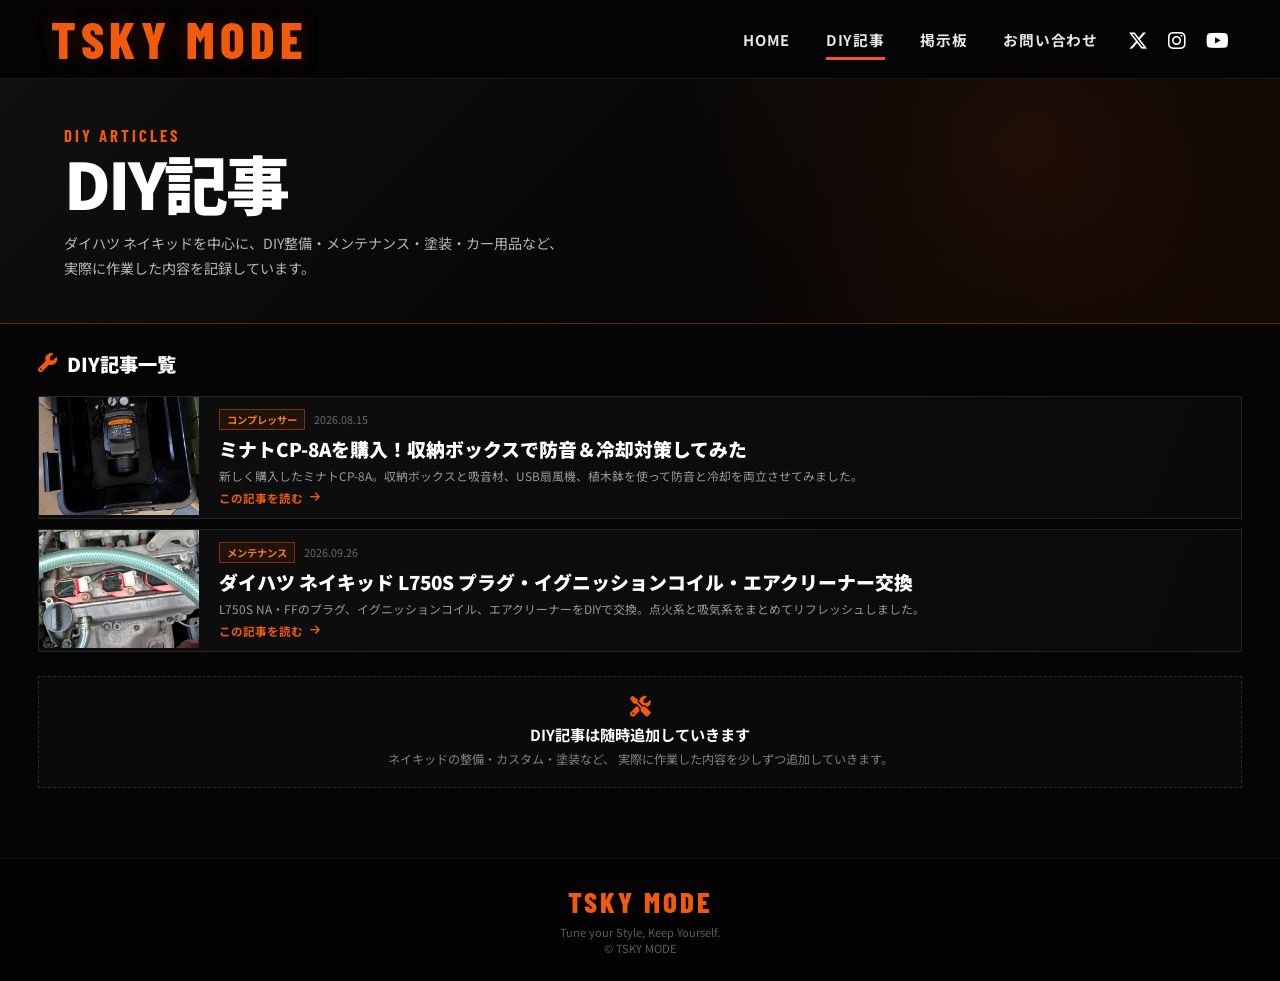
<file: diy_deck.html>
<!DOCTYPE html>
<html lang="ja">

<head>

<meta charset="UTF-8">

<meta name="viewport"
content="width=device-width, initial-scale=1.0">

<title>DIY記事一覧 | TSKY MODE</title>

<meta name="description"
content="ダイハツ ネイキッドのDIY整備・カスタム・メンテナンス記事一覧。TSKY MODEのDIY記録を紹介します。">


<!-- Google Fonts -->

<link rel="preconnect"
href="https://fonts.googleapis.com">

<link rel="preconnect"
href="https://fonts.gstatic.com"
crossorigin>

<link
href="https://fonts.googleapis.com/css2?family=Barlow+Condensed:wght@500;600;700;800&family=Noto+Sans+JP:wght@400;500;700;900&display=swap"
rel="stylesheet">


<!-- Font Awesome -->

<link rel="stylesheet"
href="https://cdnjs.cloudflare.com/ajax/libs/font-awesome/6.5.1/css/all.min.css">


<style>


/* ========================================
   基本設定
======================================== */

* {
    box-sizing: border-box;
    margin: 0;
    padding: 0;
}


html {
    width: 100%;
    min-height: 100%;
}


body {

    width: 100%;
    min-height: 100vh;

    overflow-x: hidden;

    background:
        #050505;

    color:
        #ffffff;

    font-family:
        "Noto Sans JP",
        sans-serif;
}


a {
    color: inherit;
    text-decoration: none;
}


ul {
    list-style: none;
}


button {
    font: inherit;
}



/* ========================================
   ヘッダー
======================================== */

.site-header {

    position: sticky;
    top: 0;

    z-index: 100;

    width: 100%;

    padding:
        16px 4%;

    border-bottom:
        1px solid rgba(255,255,255,0.08);

    background:
        rgba(5,5,5,0.96);

    backdrop-filter:
        blur(12px);
}


.header-inner {

    display: flex;

    align-items: center;

    justify-content: space-between;

    width:
        min(1500px,100%);

    margin:
        0 auto;

    gap:
        30px;
}



/* ========================================
   TSKY MODE
======================================== */

.logo {

    display: block;

    flex-shrink: 0;

    color:
        #f05a0c;

    font-family:
        "Barlow Condensed",
        sans-serif;

    font-size:
        clamp(2.8rem,4vw,3.8rem);

    font-weight:
        800;

    line-height:
        0.9;

    letter-spacing:
        0.10em;

    text-shadow:

        0 3px 15px
        rgba(0,0,0,0.95),

        0 0 18px
        rgba(240,90,12,0.30);
}


.logo:hover {

    color:
        #ff6a18;
}



/* ========================================
   ナビ
======================================== */

.site-nav {

    margin-left:
        auto;
}


.nav-menu {

    display:
        flex;

    align-items:
        center;

    gap:
        clamp(22px,2.8vw,45px);
}


.nav-menu a {

    position:
        relative;

    display:
        block;

    padding:
        10px 0;

    color:
        rgba(255,255,255,0.90);

    font-size:
        0.92rem;

    font-weight:
        700;

    letter-spacing:
        0.05em;
}


.nav-menu a::after {

    content:
        "";

    position:
        absolute;

    left:
        0;

    bottom:
        0;

    width:
        0;

    height:
        3px;

    background:
        #f05a0c;

    transition:
        width 0.25s ease;
}


.nav-menu a:hover::after,
.nav-menu a.active::after {

    width:
        100%;
}



/* ========================================
   SNS
======================================== */

.social-links {

    display:
        flex;

    align-items:
        center;

    gap:
        20px;

    flex-shrink:
        0;
}


.social-links a {

    color:
        #ffffff;

    font-size:
        1.25rem;

    transition:
        color 0.25s ease,
        transform 0.25s ease;
}


.social-links a:hover {

    color:
        #f05a0c;

    transform:
        translateY(-2px);
}



/* ========================================
   スマホメニュー
======================================== */

.menu-button {

    display:
        none;

    place-items:
        center;

    width:
        44px;

    height:
        44px;

    margin-left:
        auto;

    border:
        1px solid rgba(255,255,255,0.22);

    background:
        rgba(0,0,0,0.55);

    color:
        #ffffff;

    font-size:
        1.2rem;

    cursor:
        pointer;
}



/* ========================================
   ページ上部
======================================== */

.page-hero {

    position:
        relative;

    overflow:
        hidden;

    /*
       ここをかなり薄くしました
    */

    padding:
        46px 5% 42px;

    border-bottom:
        1px solid rgba(240,90,12,0.35);

    background:

        radial-gradient(
            circle at 80% 25%,
            rgba(240,90,12,0.10),
            transparent 34%
        ),

        linear-gradient(
            135deg,
            #101010,
            #050505 63%,
            #100703
        );
}


.page-hero-inner {

    width:
        min(1250px,100%);

    margin:
        0 auto;
}


.page-label {

    margin-bottom:
        4px;

    color:
        #f05a0c;

    font-family:
        "Barlow Condensed",
        sans-serif;

    font-size:
        1.05rem;

    font-weight:
        700;

    letter-spacing:
        0.18em;
}


.page-title {

    margin-bottom:
        15px;

    color:
        #ffffff;

    font-size:
        clamp(2.6rem,5vw,4.7rem);

    font-weight:
        900;

    line-height:
        1.05;

    letter-spacing:
        -0.04em;
}


.page-description {

    max-width:
        720px;

    color:
        rgba(255,255,255,0.70);

    font-size:
        0.88rem;

    line-height:
        1.75;
}



/* ========================================
   記事一覧エリア
======================================== */

.article-section {

    width:
        min(1250px,94%);

    margin:
        0 auto;

    /*
       DIY記事一覧を上へ詰める
    */

    padding:
        26px 0 70px;
}


.section-heading {

    display:
        flex;

    align-items:
        center;

    gap:
        10px;

    margin-bottom:
        18px;

    color:
        #ffffff;

    font-size:
        1.2rem;

    font-weight:
        900;
}


.section-heading i {

    color:
        #f05a0c;
}



/* ========================================
   記事一覧
======================================== */

.article-list {

    display:
        grid;

    /*
       記事同士の間隔も小さく
    */

    gap:
        10px;
}



/* ========================================
   ★ コンパクト記事カード
======================================== */

.article-card {

    display:
        grid;

    /*
       左画像を160pxに縮小
    */

    grid-template-columns:
        160px 1fr;

    /*
       今まで300px前後だったものを
       約110〜125pxへ
    */

    min-height:
        118px;

    overflow:
        hidden;

    border:
        1px solid rgba(255,255,255,0.10);

    background:

        linear-gradient(
            110deg,
            #0e0e0e,
            #0a0a0a
        );

    transition:

        transform 0.25s ease,

        border-color 0.25s ease,

        background 0.25s ease;
}


.article-card:hover {

    transform:
        translateX(5px);

    border-color:
        rgba(240,90,12,0.55);

    background:
        #111111;
}



/* ========================================
   サムネイル
======================================== */

.article-image {

    width:
        160px;

    height:
        118px;

    overflow:
        hidden;

    background:
        #111111;
}


.article-image img {

    display:
        block;

    width:
        100%;

    height:
        100%;

    object-fit:
        cover;

    transition:
        transform 0.35s ease;
}


.article-card:hover
.article-image img {

    transform:
        scale(1.05);
}



/* ========================================
   記事内容
======================================== */

.article-content {

    display:
        flex;

    flex-direction:
        column;

    justify-content:
        center;

    min-width:
        0;

    padding:
        12px 20px;
}



/* ========================================
   カテゴリ＋日付
======================================== */

.article-meta {

    display:
        flex;

    align-items:
        center;

    gap:
        9px;

    margin-bottom:
        5px;
}


.category {

    display:
        inline-block;

    padding:
        2px 7px;

    border:
        1px solid rgba(240,90,12,0.45);

    background:
        rgba(240,90,12,0.08);

    color:
        #ff7629;

    font-size:
        0.64rem;

    font-weight:
        700;
}


.article-date {

    color:
        rgba(255,255,255,0.38);

    font-size:
        0.67rem;
}



/* ========================================
   記事タイトル
======================================== */

.article-title {

    margin-bottom:
        5px;

    overflow:
        hidden;

    color:
        #ffffff;

    font-size:
        clamp(0.98rem,1.5vw,1.18rem);

    font-weight:
        900;

    line-height:
        1.45;

    /*
       長いタイトルは最大2行
    */

    display:
        -webkit-box;

    -webkit-line-clamp:
        2;

    -webkit-box-orient:
        vertical;

    transition:
        color 0.25s ease;
}


.article-card:hover
.article-title {

    color:
        #ff6a18;
}



/* ========================================
   説明
======================================== */

.article-description {

    overflow:
        hidden;

    color:
        rgba(255,255,255,0.58);

    font-size:
        0.74rem;

    line-height:
        1.5;

    /*
       説明はPCでは1行だけ
    */

    white-space:
        nowrap;

    text-overflow:
        ellipsis;

    margin-bottom:
        5px;
}



/* ========================================
   記事を読む
======================================== */

.read-more {

    display:
        inline-flex;

    align-items:
        center;

    gap:
        7px;

    width:
        fit-content;

    color:
        #f05a0c;

    font-size:
        0.72rem;

    font-weight:
        700;
}


.read-more i {

    font-size:
        0.7rem;

    transition:
        transform 0.25s ease;
}


.article-card:hover
.read-more i {

    transform:
        translateX(5px);
}



/* ========================================
   今後の記事
======================================== */

.coming-soon {

    margin-top:
        24px;

    padding:
        18px;

    border:
        1px dashed rgba(255,255,255,0.12);

    background:
        rgba(255,255,255,0.02);

    text-align:
        center;
}


.coming-soon i {

    margin-bottom:
        6px;

    color:
        #f05a0c;

    font-size:
        1.3rem;
}


.coming-soon h2 {

    margin-bottom:
        5px;

    font-size:
        0.95rem;
}


.coming-soon p {

    color:
        rgba(255,255,255,0.48);

    font-size:
        0.76rem;

    line-height:
        1.6;
}



/* ========================================
   フッター
======================================== */

.site-footer {

    padding:
        25px 5%;

    border-top:
        1px solid rgba(255,255,255,0.07);

    background:
        #030303;

    text-align:
        center;
}


.footer-logo {

    margin-bottom:
        5px;

    color:
        #f05a0c;

    font-family:
        "Barlow Condensed",
        sans-serif;

    font-size:
        1.8rem;

    font-weight:
        800;

    letter-spacing:
        0.1em;
}


.footer-copy {

    color:
        rgba(255,255,255,0.35);

    font-size:
        0.7rem;
}



/* ========================================
   タブレット
======================================== */

@media screen and
(max-width:1000px) {


    .site-header {

        padding:
            15px 3%;
    }


    .logo {

        font-size:
            2.6rem;
    }


    .article-card {

        grid-template-columns:
            145px 1fr;
    }


    .article-image {

        width:
            145px;
    }


}



/* ========================================
   スマートフォン
======================================== */

@media screen and
(max-width:850px) {


    .site-header {

        padding:
            14px 18px;
    }


    .logo {

        font-size:
            2.2rem;
    }


    .menu-button {

        display:
            grid;
    }


    .site-nav {

        margin-left:
            0;
    }


    .nav-menu {

        position:
            absolute;

        top:
            70px;

        left:
            15px;

        right:
            15px;

        display:
            none;

        flex-direction:
            column;

        align-items:
            stretch;

        gap:
            0;

        padding:
            7px 18px;

        border:
            1px solid rgba(255,255,255,0.13);

        background:
            rgba(5,5,5,0.98);

        box-shadow:
            0 20px 50px rgba(0,0,0,0.65);
    }


    .nav-menu.open {

        display:
            flex;
    }


    .nav-menu li {

        border-bottom:
            1px solid rgba(255,255,255,0.08);
    }


    .nav-menu li:last-child {

        border-bottom:
            0;
    }


    .nav-menu a {

        padding:
            15px 4px;
    }


    .social-links {

        display:
            none;
    }


    /*
       スマホでも上部をコンパクトに
    */

    .page-hero {

        padding:
            35px 20px 30px;
    }


    .page-title {

        margin-bottom:
            12px;

        font-size:
            2.8rem;
    }


    .page-description {

        font-size:
            0.8rem;
    }


    .page-description br {

        display:
            none;
    }


    .article-section {

        width:
            calc(100% - 28px);

        padding:
            20px 0 55px;
    }


    /*
       スマホは横長カードを維持
    */

    .article-card {

        grid-template-columns:
            110px 1fr;

        min-height:
            105px;
    }


    .article-image {

        width:
            110px;

        height:
            105px;
    }


    .article-content {

        padding:
            9px 12px;
    }


    .article-description {

        display:
            none;
    }


    .article-title {

        margin-bottom:
            4px;

        font-size:
            0.92rem;

        line-height:
            1.4;
    }


    .category {

        font-size:
            0.58rem;
    }


    .article-date {

        font-size:
            0.6rem;
    }


    .read-more {

        font-size:
            0.65rem;
    }


}



/* ========================================
   小さいスマホ
======================================== */

@media screen and
(max-width:470px) {


    .site-header {

        padding:
            13px 14px;
    }


    .logo {

        font-size:
            1.9rem;
    }


    .page-hero {

        padding:
            28px 16px 25px;
    }


    .page-label {

        font-size:
            0.9rem;
    }


    .page-title {

        font-size:
            2.35rem;
    }


    .article-section {

        width:
            calc(100% - 20px);
    }


    .section-heading {

        margin-bottom:
            13px;

        font-size:
            1rem;
    }


    .article-list {

        gap:
            7px;
    }


    .article-card {

        grid-template-columns:
            92px 1fr;

        min-height:
            92px;
    }


    .article-image {

        width:
            92px;

        height:
            92px;
    }


    .article-content {

        padding:
            7px 9px;
    }


    .article-meta {

        gap:
            5px;

        margin-bottom:
            3px;
    }


    .article-title {

        font-size:
            0.82rem;
    }


}


</style>

</head>



<body>



<!-- ======================================
     ヘッダー
======================================= -->

<header class="site-header">


<div class="header-inner">


<a
href="index.html"
class="logo">

TSKY MODE

</a>



<button
class="menu-button"
id="menuButton"
type="button"
aria-label="メニューを開く"
aria-expanded="false">

<i class="fa-solid fa-bars"></i>

</button>



<nav
class="site-nav"
aria-label="メインメニュー">


<ul
class="nav-menu"
id="navMenu">


<li>

<a href="index.html">

HOME

</a>

</li>


<li>

<a
href="diy_deck.html"
class="active">

DIY記事

</a>

</li>


<li>

<a href="bbs.html">

掲示板

</a>

</li>


<li>

<a href="contact.html">
    お問い合わせ
</a>

</li>


</ul>


</nav>



<div class="social-links">


<a
href="#"
target="_blank"
rel="noopener noreferrer"
aria-label="X">

<i class="fa-brands fa-x-twitter"></i>

</a>


<a
href="#"
target="_blank"
rel="noopener noreferrer"
aria-label="Instagram">

<i class="fa-brands fa-instagram"></i>

</a>


<a
href="#"
target="_blank"
rel="noopener noreferrer"
aria-label="YouTube">

<i class="fa-brands fa-youtube"></i>

</a>


</div>


</div>


</header>



<!-- ======================================
     ページタイトル
======================================= -->

<section class="page-hero">


<div class="page-hero-inner">


<p class="page-label">

DIY ARTICLES

</p>


<h1 class="page-title">

DIY記事

</h1>


<p class="page-description">

ダイハツ ネイキッドを中心に、DIY整備・メンテナンス・塗装・カー用品など、<br>
実際に作業した内容を記録しています。

</p>


</div>


</section>



<!-- ======================================
     記事一覧
======================================= -->

<main class="article-section">


<h2 class="section-heading">

<i class="fa-solid fa-wrench"></i>

DIY記事一覧

</h2>



<div class="article-list">



<!-- ======================================
     記事 01
======================================= -->

<a
href="compressor-box.html"
class="article-card">


<div class="article-image">


<img
src="images/compressor-box.jpg"
alt="ミナトCP-8A コンプレッサー防音ボックス">


</div>



<div class="article-content">


<div class="article-meta">


<span class="category">

コンプレッサー

</span>


<time
class="article-date"
datetime="2026-08-15">

2026.08.15

</time>


</div>



<h2 class="article-title">

ミナトCP-8Aを購入！収納ボックスで防音＆冷却対策してみた

</h2>



<p class="article-description">

新しく購入したミナトCP-8A。収納ボックスと吸音材、USB扇風機、植木鉢を使って防音と冷却を両立させてみました。

</p>



<span class="read-more">

この記事を読む

<i class="fa-solid fa-arrow-right"></i>

</span>


</div>


</a>
<!-- ======================================
     記事 02
     ネイキッド プラグ・コイル・エアクリーナー交換
======================================= -->

<a
href="naked-plug-coil.html"
class="article-card">


<div class="article-image">

<img
src="images/2330.jpg"
alt="ダイハツ ネイキッド L750S プラグ・イグニッションコイル・エアクリーナー交換">

</div>


<div class="article-content">


<div class="article-meta">


<span class="category">

メンテナンス

</span>


<time
class="article-date"
datetime="2026-09-26">

2026.09.26

</time>


</div>


<h2 class="article-title">

ダイハツ ネイキッド L750S プラグ・イグニッションコイル・エアクリーナー交換

</h2>


<p class="article-description">

L750S NA・FFのプラグ、イグニッションコイル、エアクリーナーをDIYで交換。点火系と吸気系をまとめてリフレッシュしました。

</p>


<span class="read-more">

この記事を読む

<i class="fa-solid fa-arrow-right"></i>

</span>


</div>


</a>


<!--
================================================
ここから下に新しい記事を追加していきます

新しい記事を増やすときは
ARTICLE START ～ ARTICLE END をコピー
================================================
-->


<!-- ARTICLE START

<a
href="ここに記事ページ.html"
class="article-card">


<div class="article-image">

<img
src="images/ここに画像.jpg"
alt="記事画像">

</div>


<div class="article-content">


<div class="article-meta">

<span class="category">
カテゴリ
</span>

<time
class="article-date"
datetime="2026-08-15">

2026.08.15

</time>

</div>


<h2 class="article-title">

ここに記事タイトル

</h2>


<p class="article-description">

ここに記事の短い説明。

</p>


<span class="read-more">

この記事を読む

<i class="fa-solid fa-arrow-right"></i>

</span>


</div>

</a>

ARTICLE END -->


</div>



<!-- ======================================
     今後の記事
======================================= -->

<div class="coming-soon">


<i class="fa-solid fa-screwdriver-wrench"></i>


<h2>

DIY記事は随時追加していきます

</h2>


<p>

ネイキッドの整備・カスタム・塗装など、
実際に作業した内容を少しずつ追加していきます。

</p>


</div>


</main>



<!-- ======================================
     フッター
======================================= -->

<footer class="site-footer">


<div class="footer-logo">

TSKY MODE

</div>


<p class="footer-copy">

Tune your Style, Keep Yourself.<br>

© TSKY MODE

</p>


</footer>



<!-- ======================================
     JavaScript
======================================= -->

<script>


const menuButton =
document.getElementById("menuButton");


const navMenu =
document.getElementById("navMenu");


const menuIcon =
menuButton.querySelector("i");



menuButton.addEventListener(
"click",
function () {


const menuIsOpen =
navMenu.classList.toggle("open");


menuButton.setAttribute(
"aria-expanded",
menuIsOpen
);


if (menuIsOpen) {


menuIcon.classList.remove(
"fa-bars"
);


menuIcon.classList.add(
"fa-xmark"
);


} else {


menuIcon.classList.remove(
"fa-xmark"
);


menuIcon.classList.add(
"fa-bars"
);


}


}
);



navMenu
.querySelectorAll("a")
.forEach(
function(link) {


link.addEventListener(
"click",
function () {


navMenu.classList.remove(
"open"
);


menuButton.setAttribute(
"aria-expanded",
"false"
);


menuIcon.classList.remove(
"fa-xmark"
);


menuIcon.classList.add(
"fa-bars"
);


}
);


}
);



document.addEventListener(
"click",
function(event) {


const clickedMenuButton =
menuButton.contains(event.target);


const clickedNavigation =
navMenu.contains(event.target);


if (
!clickedMenuButton &&
!clickedNavigation
) {


navMenu.classList.remove(
"open"
);


menuButton.setAttribute(
"aria-expanded",
"false"
);


menuIcon.classList.remove(
"fa-xmark"
);


menuIcon.classList.add(
"fa-bars"
);


}


}
);


</script>


</body>

</html>
</file>
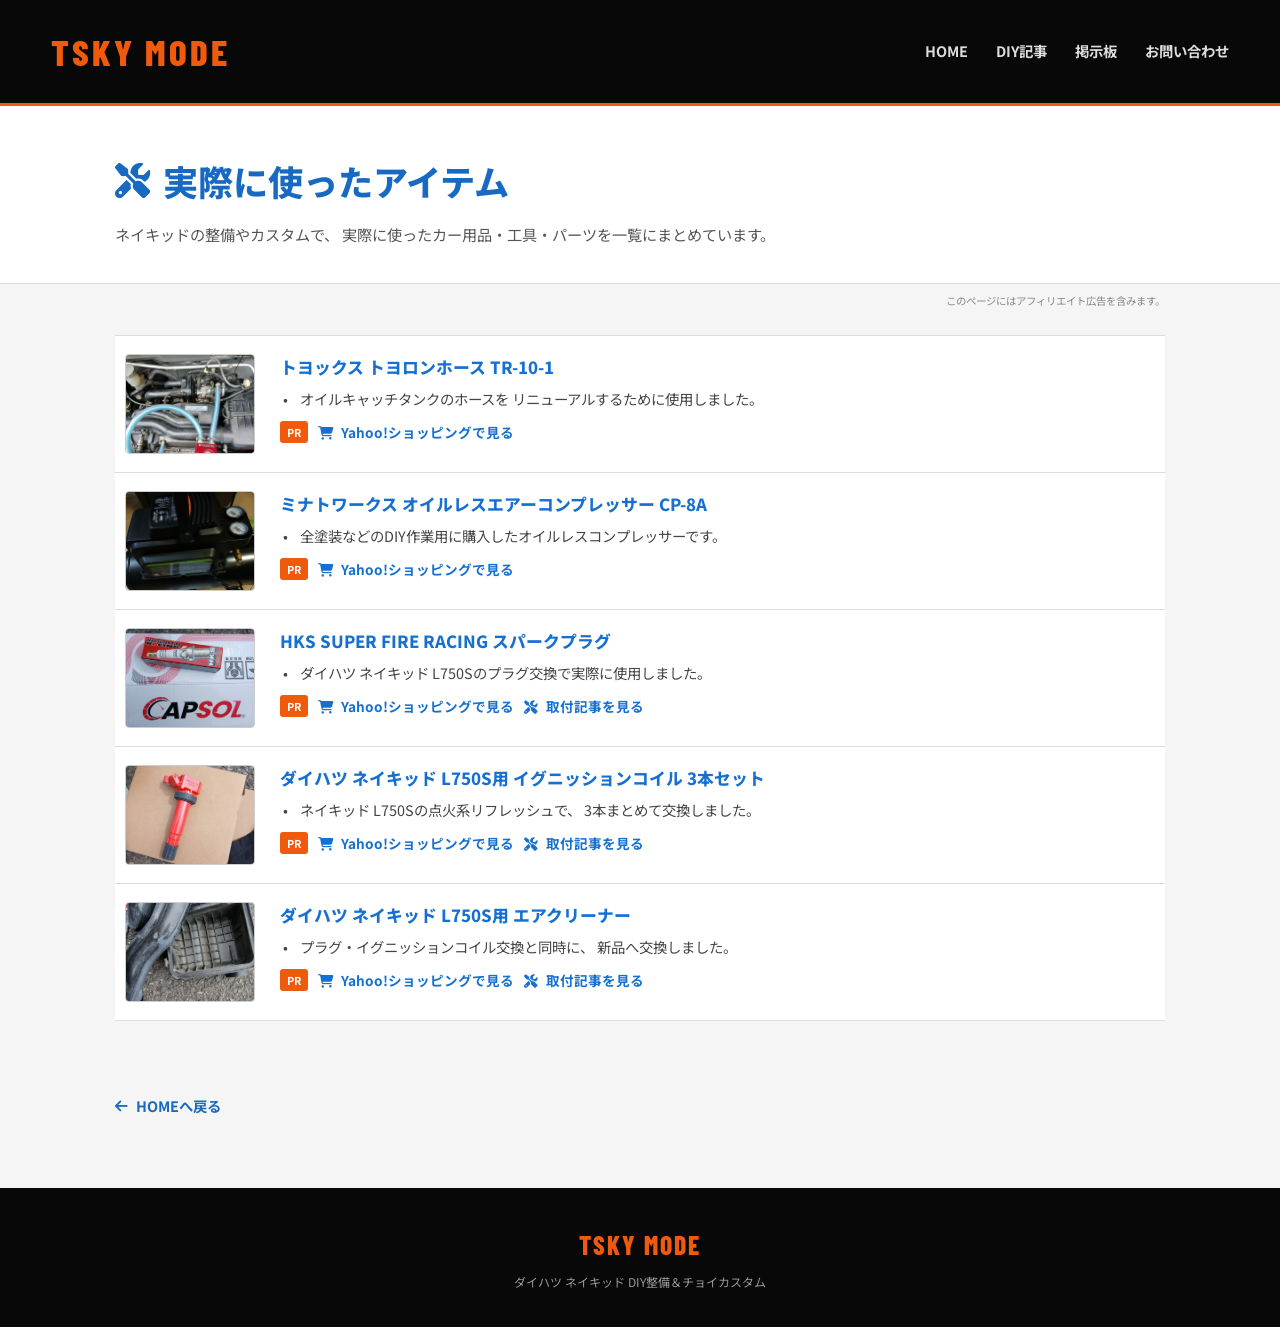
<file: items.html>
<!DOCTYPE html>
<html lang="ja">

<head>
<meta charset="UTF-8">

<meta
name="viewport"
content="width=device-width, initial-scale=1.0">

<title>
実際に使ったアイテム | TSKY MODE
</title>

<meta
name="description"
content="TSKY MODEのDIY整備やカスタムで実際に使用したカー用品・工具・パーツを紹介しています。">


<!-- Google Fonts -->

<link
rel="preconnect"
href="https://fonts.googleapis.com">

<link
rel="preconnect"
href="https://fonts.gstatic.com"
crossorigin>

<link
href="https://fonts.googleapis.com/css2?family=Barlow+Condensed:wght@600;700;800&family=Noto+Sans+JP:wght@400;500;700;800&display=swap"
rel="stylesheet">


<!-- Font Awesome -->

<link
rel="stylesheet"
href="https://cdnjs.cloudflare.com/ajax/libs/font-awesome/6.5.1/css/all.min.css">


<style>

/* ========================================
   基本
======================================== */

* {
    box-sizing: border-box;
    margin: 0;
    padding: 0;
}

body {
    background: #f5f5f5;
    color: #333333;

    font-family:
        "Noto Sans JP",
        sans-serif;

    line-height: 1.7;
}

a {
    color: inherit;
    text-decoration: none;
}

img {
    display: block;
    max-width: 100%;
}


/* ========================================
   ヘッダー
======================================== */

.site-header {
    width: 100%;
    background: #080808;

    border-bottom:
        3px solid #f05a0c;
}

.header-inner {
    display: flex;
    align-items: center;
    justify-content: space-between;

    width:
        min(1200px,92%);

    margin:
        0 auto;

    padding:
        20px 0;

    gap:
        30px;
}

.logo {
    color:
        #f05a0c;

    font-family:
        "Barlow Condensed",
        sans-serif;

    font-size:
        2.3rem;

    font-weight:
        800;

    letter-spacing:
        0.08em;
}

.site-nav {
    display: flex;
    align-items: center;

    gap:
        28px;
}

.site-nav a {
    color:
        #dddddd;

    font-size:
        0.9rem;

    font-weight:
        700;

    transition:
        color 0.2s ease;
}

.site-nav a:hover {
    color:
        #f05a0c;
}


/* ========================================
   ページ上部
======================================== */

.page-header {
    background:
        #ffffff;

    border-bottom:
        1px solid #dddddd;
}

.page-header-inner {
    width:
        min(1050px,92%);

    margin:
        0 auto;

    padding:
        45px 0 35px;
}

.page-title {
    display: flex;
    align-items: center;

    gap:
        13px;

    margin-bottom:
        12px;

    color:
        #1769c2;

    font-size:
        clamp(1.6rem,4vw,2.2rem);

    font-weight:
        800;
}

.page-title i {
    color:
        #1769c2;
}

.page-description {
    color:
        #555555;

    font-size:
        0.95rem;
}


/* ========================================
   広告表記
======================================== */

.affiliate-note {
    width: min(1050px, 92%);
    margin: 8px auto 0;
    padding: 0;

    background: transparent;
    border: none;

    color: #888888;

    font-size: 0.65rem;
    text-align: right;
}


/* ========================================
   商品一覧
======================================== */

.items-section {
    width:
        min(1050px,92%);

    margin:
        25px auto 70px;

    background:
        #ffffff;

    border-top:
        1px solid #dddddd;
}


/* ========================================
   1商品
======================================== */

.item-row {
    display: grid;

    grid-template-columns:
        130px 1fr;

    gap:
        25px;

    padding:
        18px 10px;

    border-bottom:
        1px solid #dddddd;
}


/* ========================================
   小さい画像
======================================== */

.item-image {
    width:
        130px;

    height:
        100px;

    overflow:
        hidden;

    border:
        1px solid #cccccc;

    border-radius:
        4px;

    background:
        #eeeeee;
}

.item-image img {
    width:
        100%;

    height:
        100%;

    object-fit:
        cover;
}


/* ========================================
   商品本文
======================================== */

.item-body {
    min-width: 0;
}

.item-title {
    display: inline-block;

    margin-bottom:
        7px;

    color:
        #1670d2;

    font-size:
        1.05rem;

    font-weight:
        800;

    line-height:
        1.5;
}

.item-title:hover {
    text-decoration:
        underline;
}

.item-description {
    position: relative;

    margin-bottom:
        9px;

    padding-left:
        20px;

    color:
        #444444;

    font-size:
        0.9rem;
}

.item-description::before {
    content:
        "•";

    position:
        absolute;

    left:
        3px;

    color:
        #444444;
}


/* ========================================
   商品リンク
======================================== */

.item-link-area {
    display: flex;
    align-items: center;
    flex-wrap: wrap;

    gap:
        10px;
}

.pr-label {
    display: inline-block;

    padding:
        2px 7px;

    background:
        #f05a0c;

    color:
        #ffffff;

    border-radius:
        3px;

    font-size:
        0.68rem;

    font-weight:
        700;
}

.yahoo-link,
.article-link {
    color:
        #1670d2;

    font-size:
        0.85rem;

    font-weight:
        700;
}

.yahoo-link:hover,
.article-link:hover {
    text-decoration:
        underline;
}

.yahoo-link i,
.article-link i {
    margin-right:
        5px;
}


/* ========================================
   HOMEに戻る
======================================== */

.back-area {
    width:
        min(1050px,92%);

    margin:
        0 auto 70px;
}

.back-button {
    display:
        inline-flex;

    align-items:
        center;

    gap:
        8px;

    color:
        #1769c2;

    font-size:
        0.9rem;

    font-weight:
        700;
}

.back-button:hover {
    text-decoration:
        underline;
}


/* ========================================
   フッター
======================================== */

footer {
    padding:
        35px 20px;

    background:
        #080808;

    color:
        #999999;

    text-align:
        center;

    font-size:
        0.75rem;
}

.footer-logo {
    margin-bottom:
        5px;

    color:
        #f05a0c;

    font-family:
        "Barlow Condensed",
        sans-serif;

    font-size:
        1.6rem;

    font-weight:
        800;

    letter-spacing:
        0.08em;
}


/* ========================================
   スマホ
======================================== */

@media screen and (max-width: 650px) {

    .header-inner {
        flex-direction:
            column;

        align-items:
            flex-start;

        gap:
            12px;
    }

    .site-nav {
        gap:
            16px;

        flex-wrap:
            wrap;
    }

    .site-nav a {
        font-size:
            0.78rem;
    }

    .item-row {
        grid-template-columns:
            90px 1fr;

        gap:
            15px;

        padding:
            15px 5px;
    }

    .item-image {
        width:
            90px;

        height:
            75px;
    }

    .item-title {
        font-size:
            0.94rem;
    }

    .item-description {
        font-size:
            0.8rem;

        padding-left:
            15px;
    }

    .yahoo-link,
    .article-link {
        font-size:
            0.78rem;
    }
}

</style>

</head>


<body>


<!-- ========================================
     HEADER
======================================== -->

<header class="site-header">

<div class="header-inner">

<a
href="index.html"
class="logo">

TSKY MODE

</a>


<nav class="site-nav">

<a href="index.html">
HOME
</a>

<a href="diy_deck.html">
DIY記事
</a>

<a href="bbs.html">
掲示板
</a>

<a href="contact.html">
お問い合わせ
</a>

</nav>

</div>

</header>



<!-- ========================================
     PAGE TITLE
======================================== -->

<section class="page-header">

<div class="page-header-inner">

<h1 class="page-title">

<i class="fa-solid fa-screwdriver-wrench"></i>

実際に使ったアイテム

</h1>


<p class="page-description">

ネイキッドの整備やカスタムで、
実際に使ったカー用品・工具・パーツを一覧にまとめています。

</p>

</div>

</section>



<!-- ========================================
     広告表示
======================================== -->

<div class="affiliate-note">

このページにはアフィリエイト広告を含みます。

</div>



<!-- ========================================
     商品一覧
======================================== -->

<main class="items-section">


<!-- ========================================
     商品 1
     トヨックス トヨロンホース
======================================== -->

<article class="item-row">

<div class="item-image">

<img
src="images/857.jpg"
alt="ネイキッドのオイルキャッチタンクに使用したトヨロンホース">

</div>


<div class="item-body">

<a
href="https://yahoo.jp/TkNTLE7"
target="_blank"
rel="nofollow sponsored noopener"
class="item-title">

トヨックス トヨロンホース TR-10-1

</a>


<p class="item-description">

オイルキャッチタンクのホースを
リニューアルするために使用しました。

</p>


<div class="item-link-area">

<span class="pr-label">
PR
</span>

<a
href="https://yahoo.jp/TkNTLE7"
target="_blank"
rel="nofollow sponsored noopener"
class="yahoo-link">

<i class="fa-solid fa-cart-shopping"></i>

Yahoo!ショッピングで見る

</a>

</div>

</div>

</article>



<!-- ========================================
     商品 2
     ミナトワークス オイルレスエアーコンプレッサー CP-8A
======================================== -->

<article class="item-row">

<div class="item-image">

<img
src="images/compressor-cp8a.jpg"
alt="ミナトワークス オイルレスエアーコンプレッサー CP-8A">

</div>


<div class="item-body">

<a
href="https://yahoo.jp/8QCduq"
target="_blank"
rel="nofollow sponsored noopener"
class="item-title">

ミナトワークス オイルレスエアーコンプレッサー CP-8A

</a>


<p class="item-description">

全塗装などのDIY作業用に購入したオイルレスコンプレッサーです。

</p>


<div class="item-link-area">

<span class="pr-label">
PR
</span>

<a
href="https://yahoo.jp/8QCduq"
target="_blank"
rel="nofollow sponsored noopener"
class="yahoo-link">

<i class="fa-solid fa-cart-shopping"></i>

Yahoo!ショッピングで見る

</a>

</div>

</div>

</article>



<!-- ========================================
     商品 3
     HKS SUPER FIRE RACING スパークプラグ
======================================== -->

<article class="item-row">

<div class="item-image">

<img
src="images/2329.jpg"
alt="ダイハツ ネイキッド L750Sで使用したHKS SUPER FIRE RACING スパークプラグ">

</div>


<div class="item-body">

<a
href="https://yahoo.jp/PVxKVjU"
target="_blank"
rel="nofollow sponsored noopener"
class="item-title">

HKS SUPER FIRE RACING スパークプラグ

</a>


<p class="item-description">

ダイハツ ネイキッド L750Sのプラグ交換で実際に使用しました。

</p>


<div class="item-link-area">

<span class="pr-label">
PR
</span>

<a
href="https://yahoo.jp/PVxKVjU"
target="_blank"
rel="nofollow sponsored noopener"
class="yahoo-link">

<i class="fa-solid fa-cart-shopping"></i>

Yahoo!ショッピングで見る

</a>


<a
href="naked-plug-coil.html"
class="article-link">

<i class="fa-solid fa-screwdriver-wrench"></i>

取付記事を見る

</a>

</div>

</div>

</article>



<!-- ========================================
     商品 4
     イグニッションコイル
======================================== -->

<article class="item-row">

<div class="item-image">

<img
src="images/2328.jpg"
alt="ダイハツ ネイキッド L750Sで使用した新品イグニッションコイル">

</div>


<div class="item-body">

<a
href="https://yahoo.jp/ngYhvQ"
target="_blank"
rel="nofollow sponsored noopener"
class="item-title">

ダイハツ ネイキッド L750S用 イグニッションコイル 3本セット

</a>


<p class="item-description">

ネイキッド L750Sの点火系リフレッシュで、
3本まとめて交換しました。

</p>


<div class="item-link-area">

<span class="pr-label">
PR
</span>

<a
href="https://yahoo.jp/ngYhvQ"
target="_blank"
rel="nofollow sponsored noopener"
class="yahoo-link">

<i class="fa-solid fa-cart-shopping"></i>

Yahoo!ショッピングで見る

</a>


<a
href="naked-plug-coil.html"
class="article-link">

<i class="fa-solid fa-screwdriver-wrench"></i>

取付記事を見る

</a>

</div>

</div>

</article>



<!-- ========================================
     商品 5
     エアクリーナー
======================================== -->

<article class="item-row">

<div class="item-image">

<img
src="images/2318.jpg"
alt="ダイハツ ネイキッド L750Sのエアクリーナー交換">

</div>


<div class="item-body">

<a
href="https://yahoo.jp/ZkDzJ4"
target="_blank"
rel="nofollow sponsored noopener"
class="item-title">

ダイハツ ネイキッド L750S用 エアクリーナー

</a>


<p class="item-description">

プラグ・イグニッションコイル交換と同時に、
新品へ交換しました。

</p>


<div class="item-link-area">

<span class="pr-label">
PR
</span>

<a
href="https://yahoo.jp/ZkDzJ4"
target="_blank"
rel="nofollow sponsored noopener"
class="yahoo-link">

<i class="fa-solid fa-cart-shopping"></i>

Yahoo!ショッピングで見る

</a>


<a
href="naked-plug-coil.html"
class="article-link">

<i class="fa-solid fa-screwdriver-wrench"></i>

取付記事を見る

</a>

</div>

</div>

</article>


</main>



<!-- ========================================
     HOME
======================================== -->

<div class="back-area">

<a
href="index.html"
class="back-button">

<i class="fa-solid fa-arrow-left"></i>

HOMEへ戻る

</a>

</div>



<!-- ========================================
     FOOTER
======================================== -->

<footer>

<div class="footer-logo">

TSKY MODE

</div>

<p>

ダイハツ ネイキッド DIY整備＆チョイカスタム

</p>

</footer>


</body>

</html>
</file>
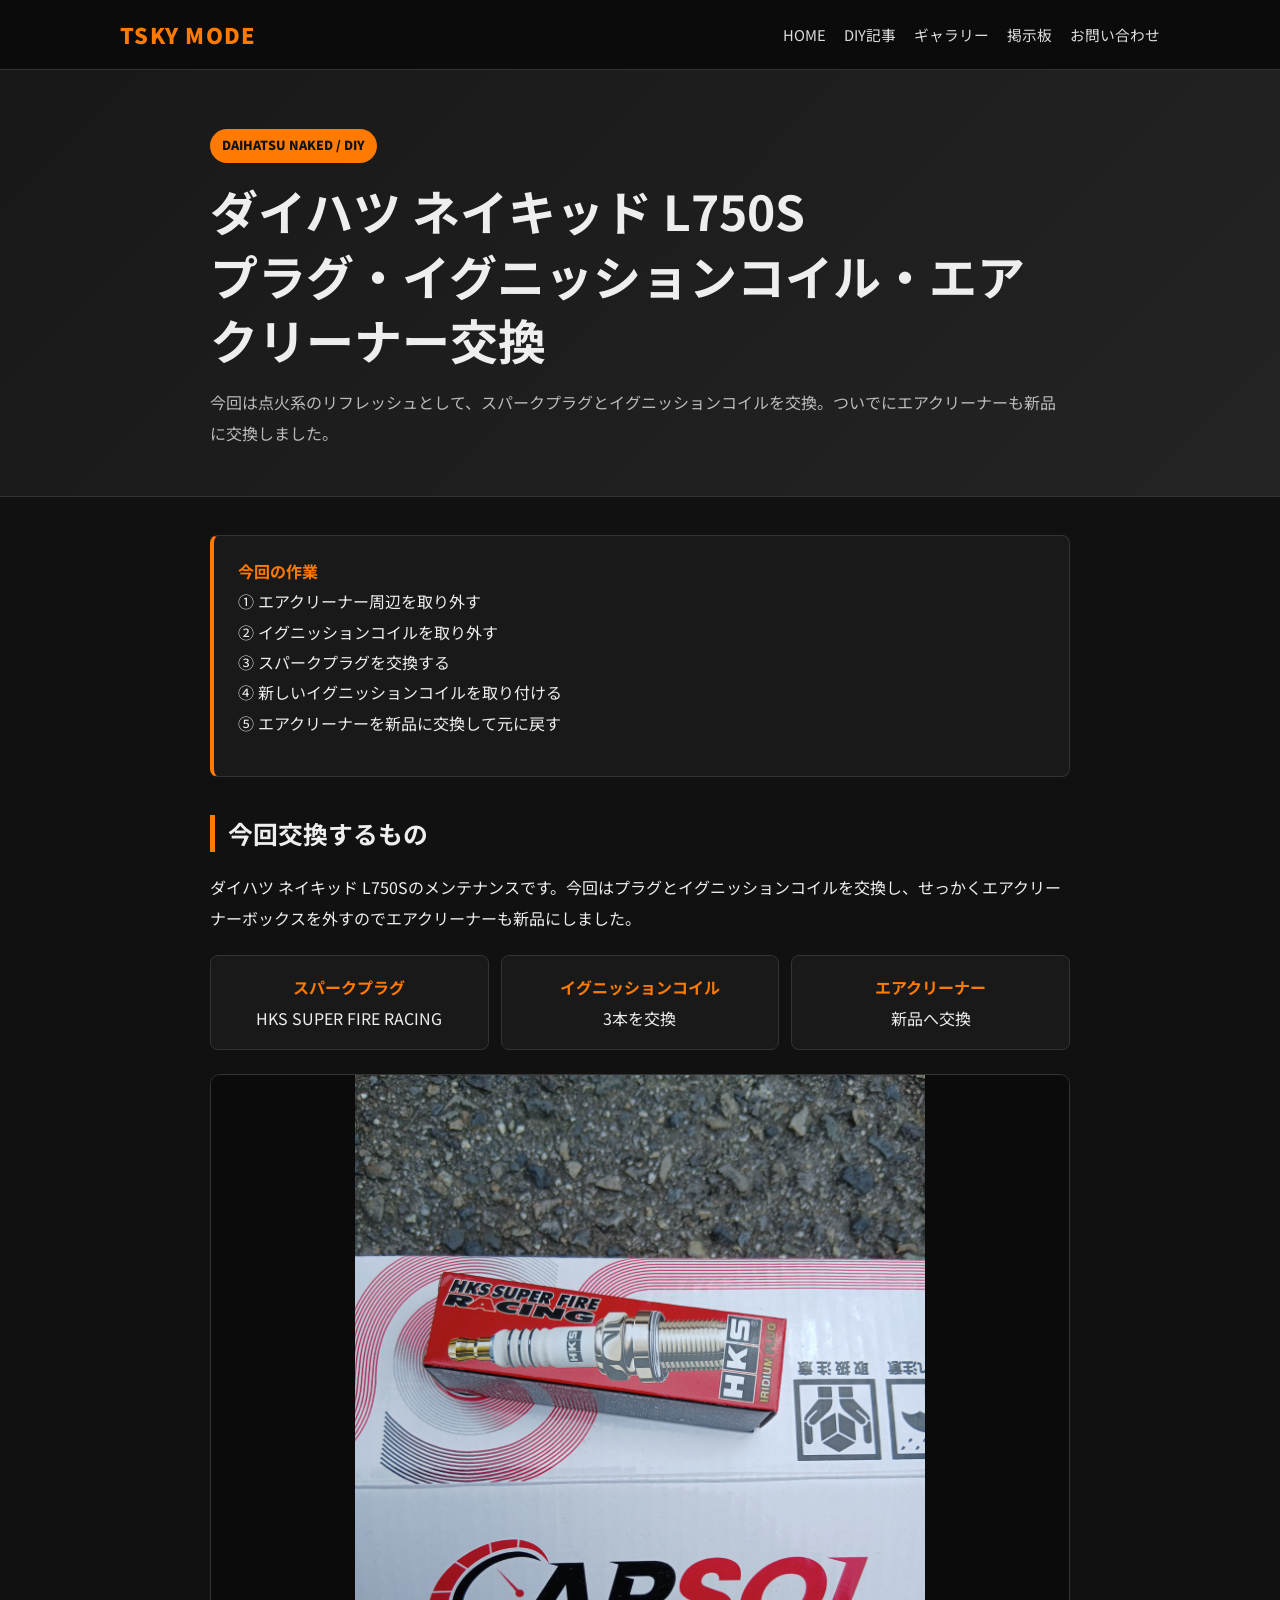
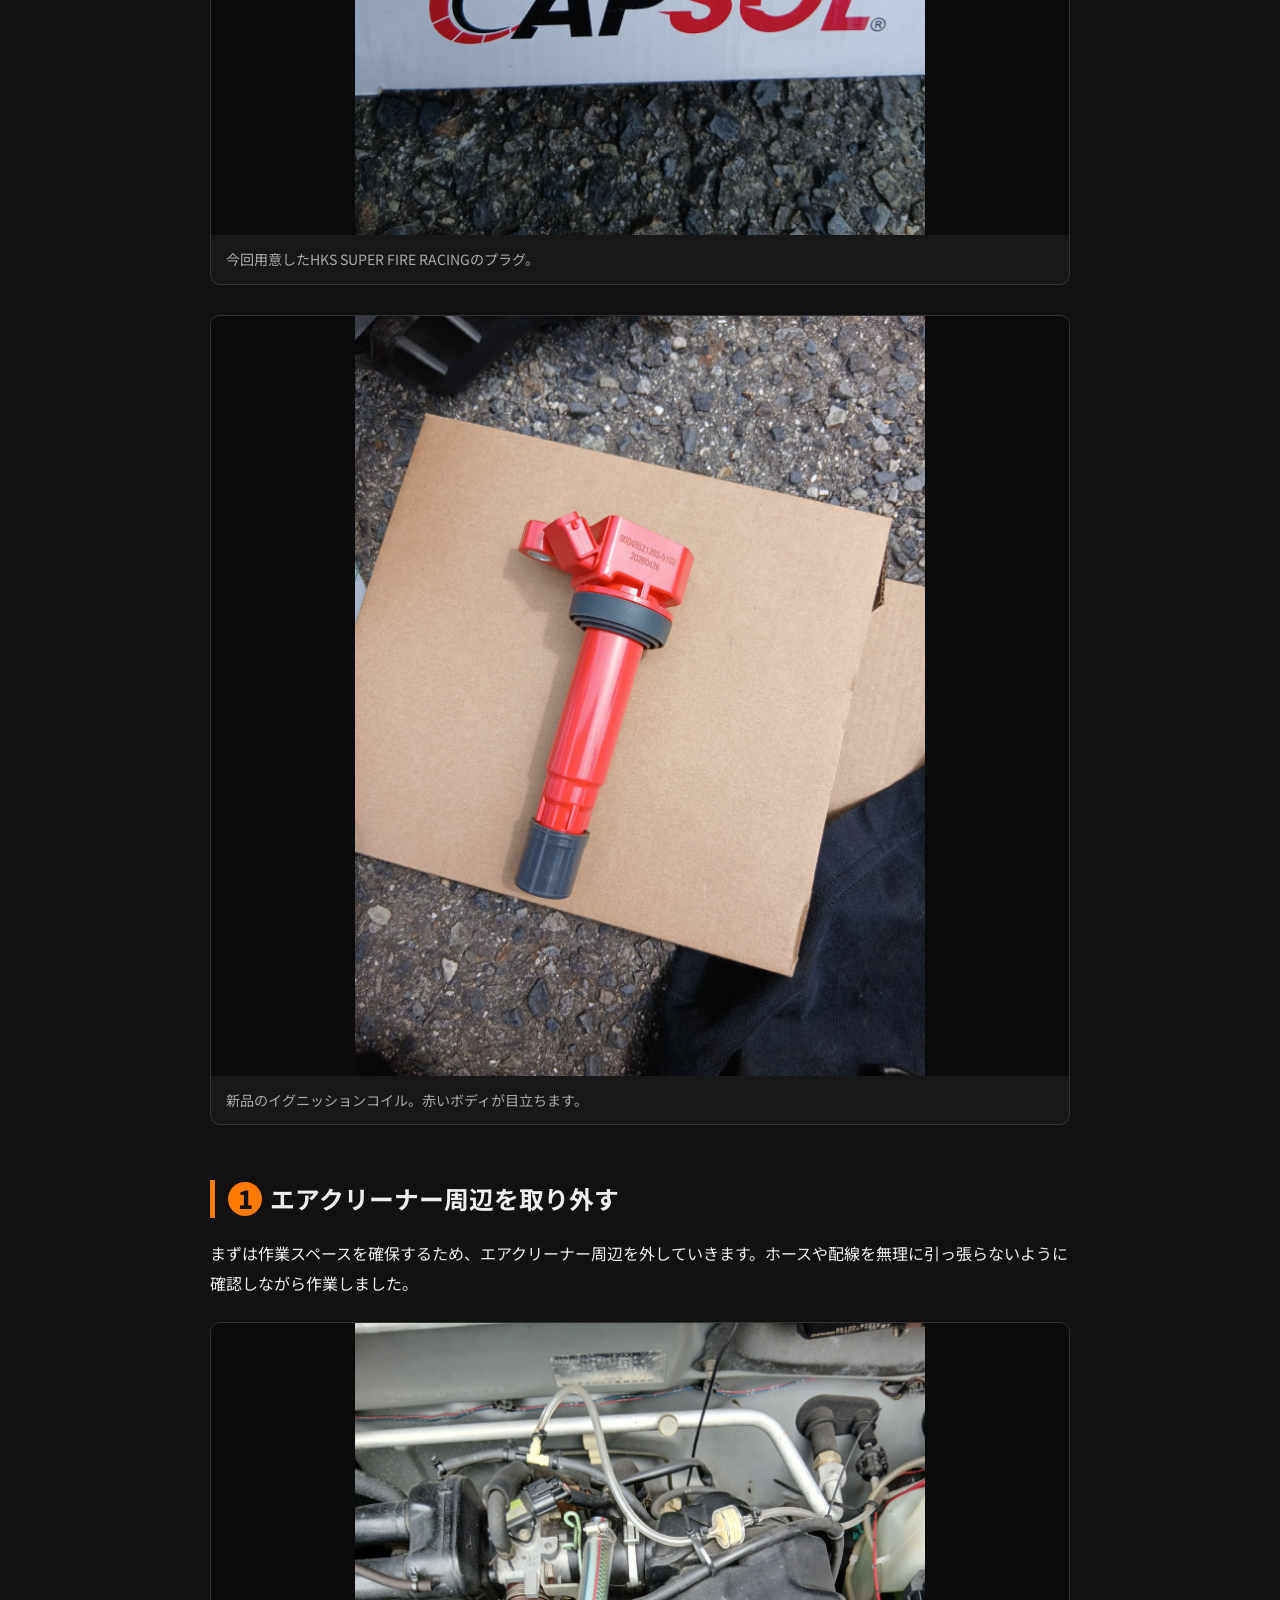
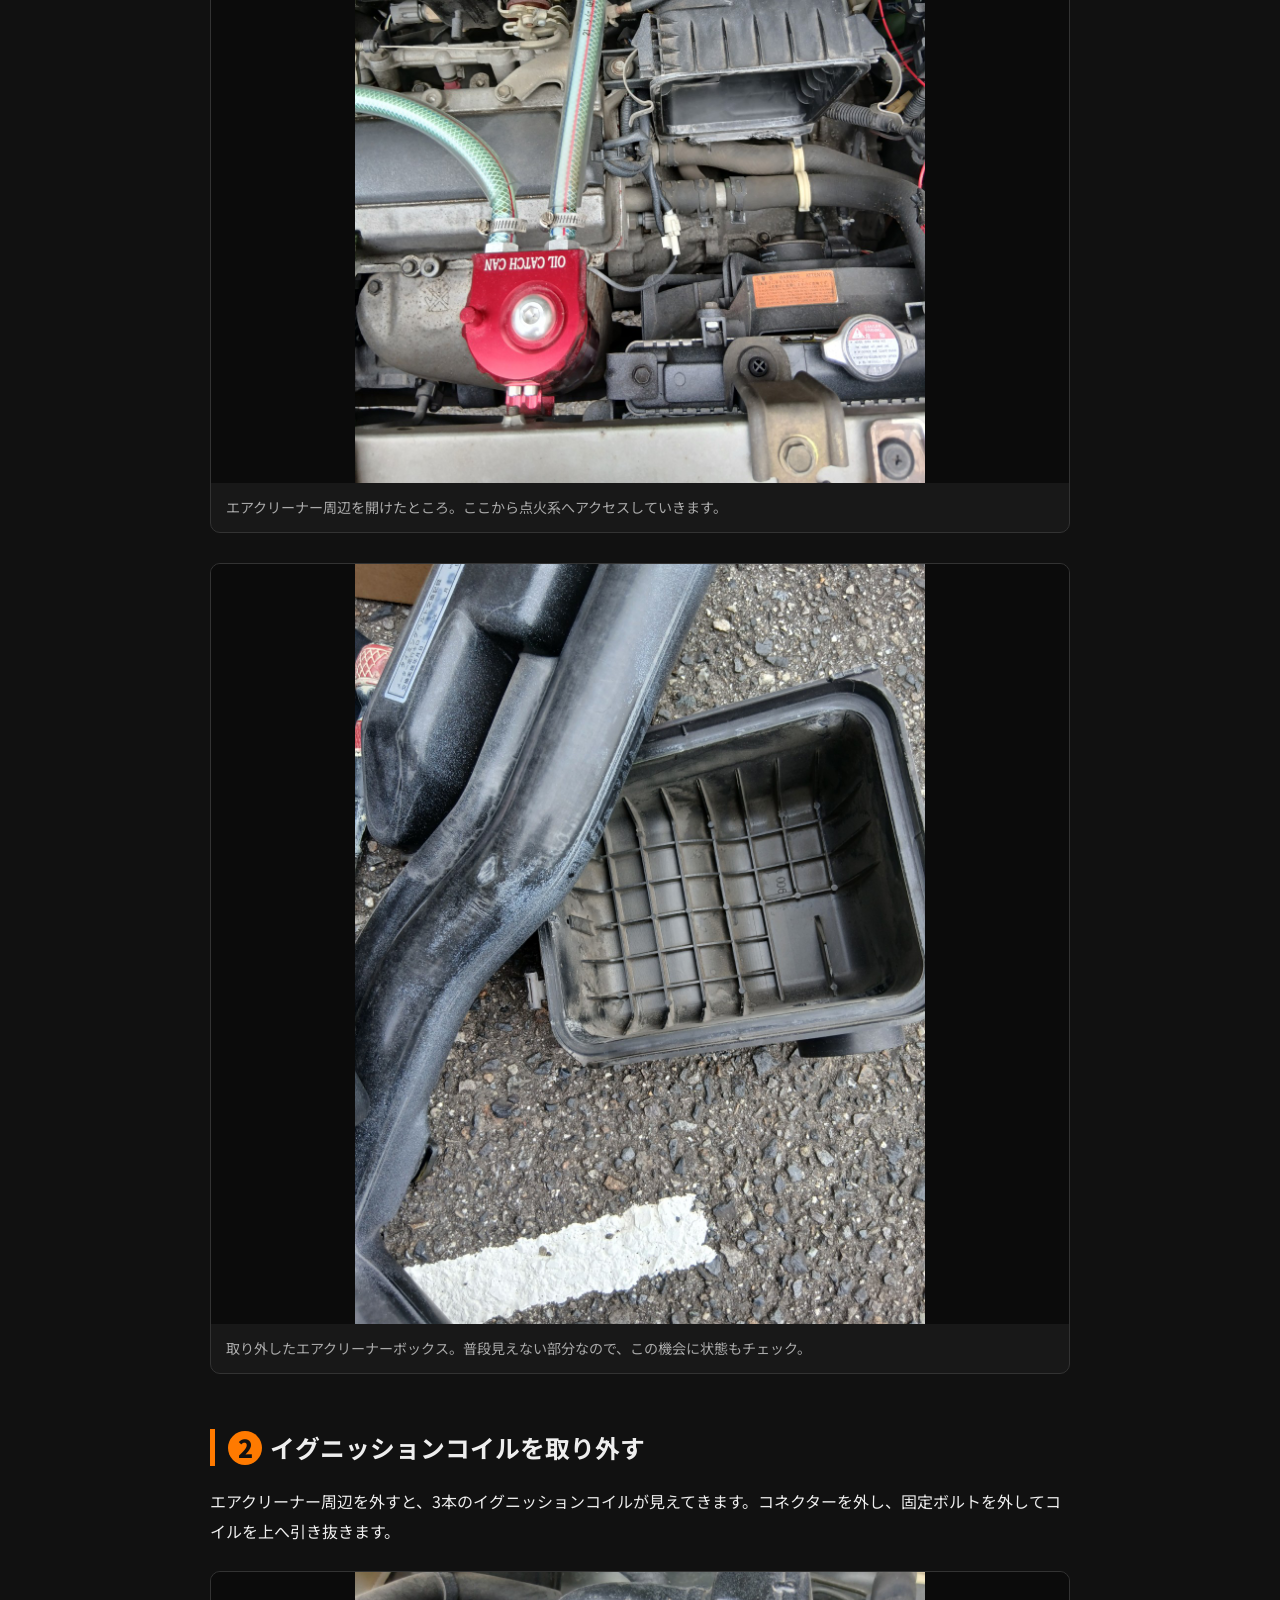
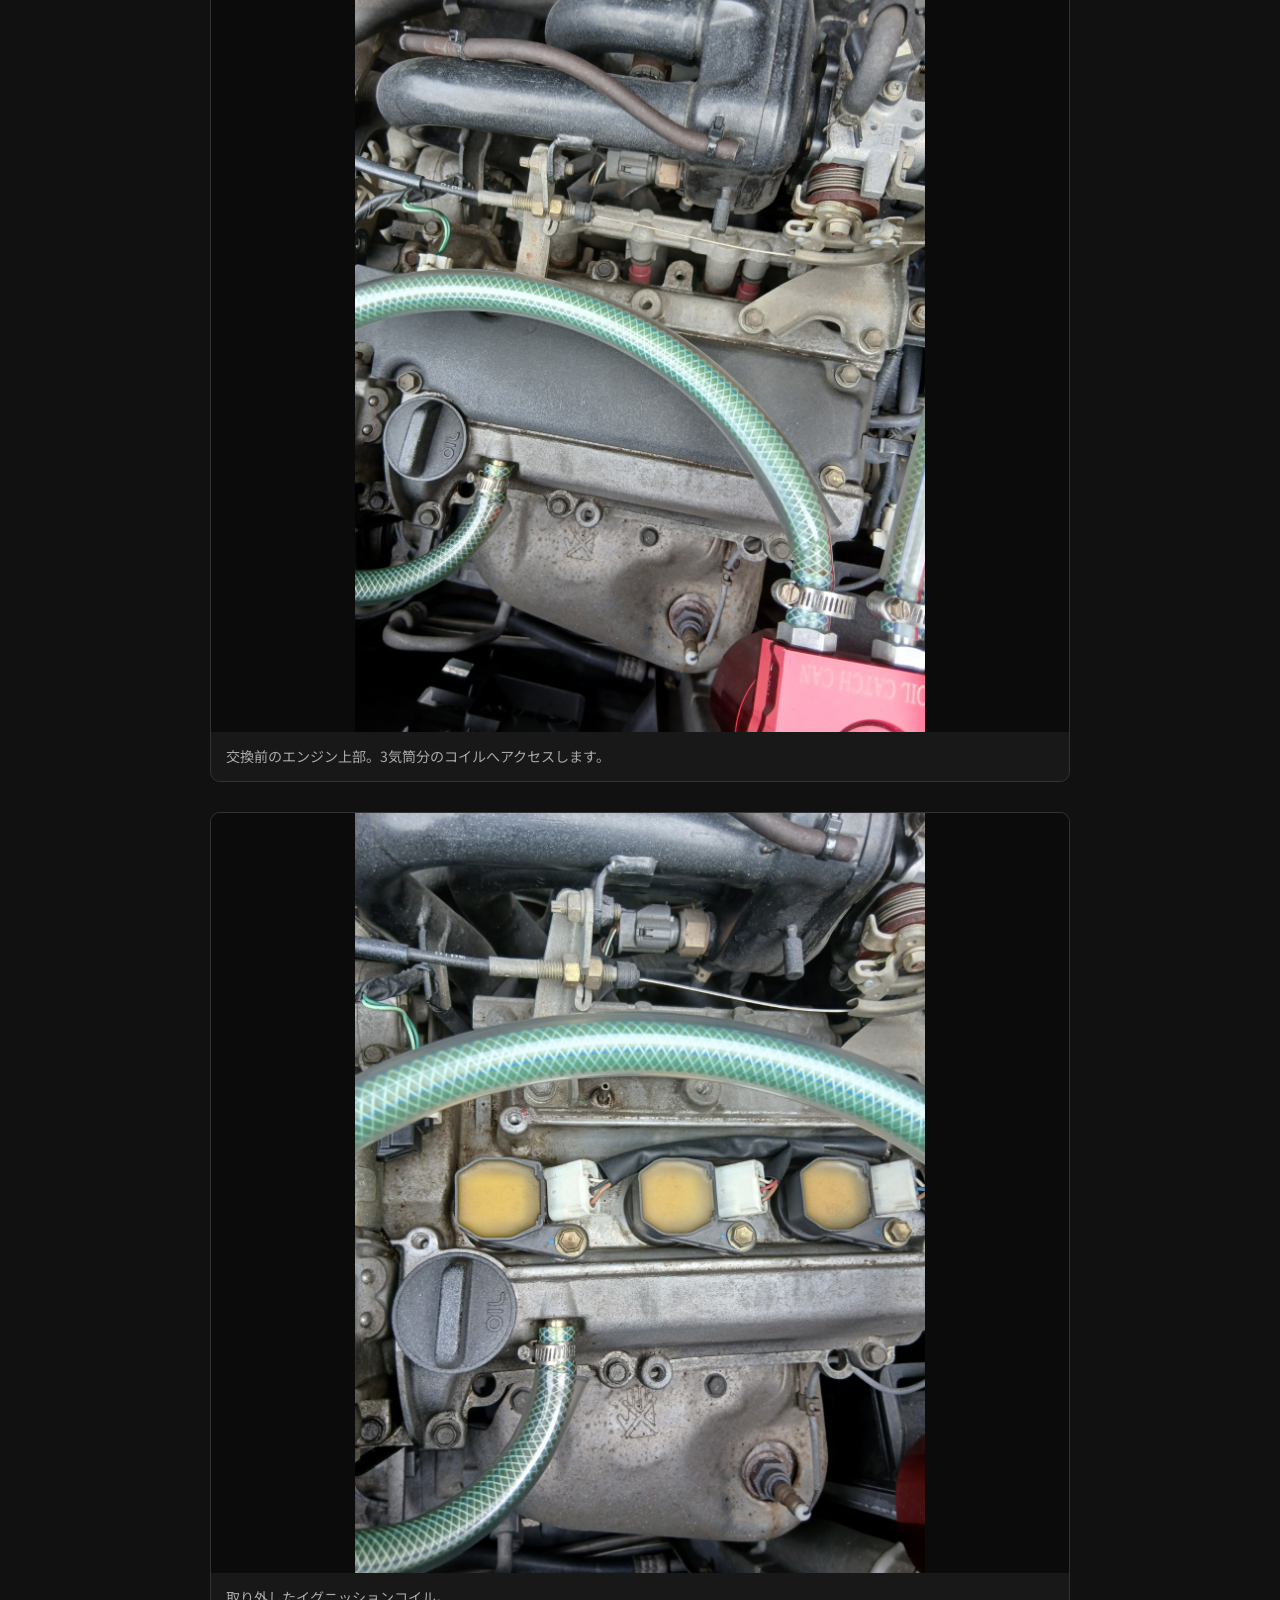
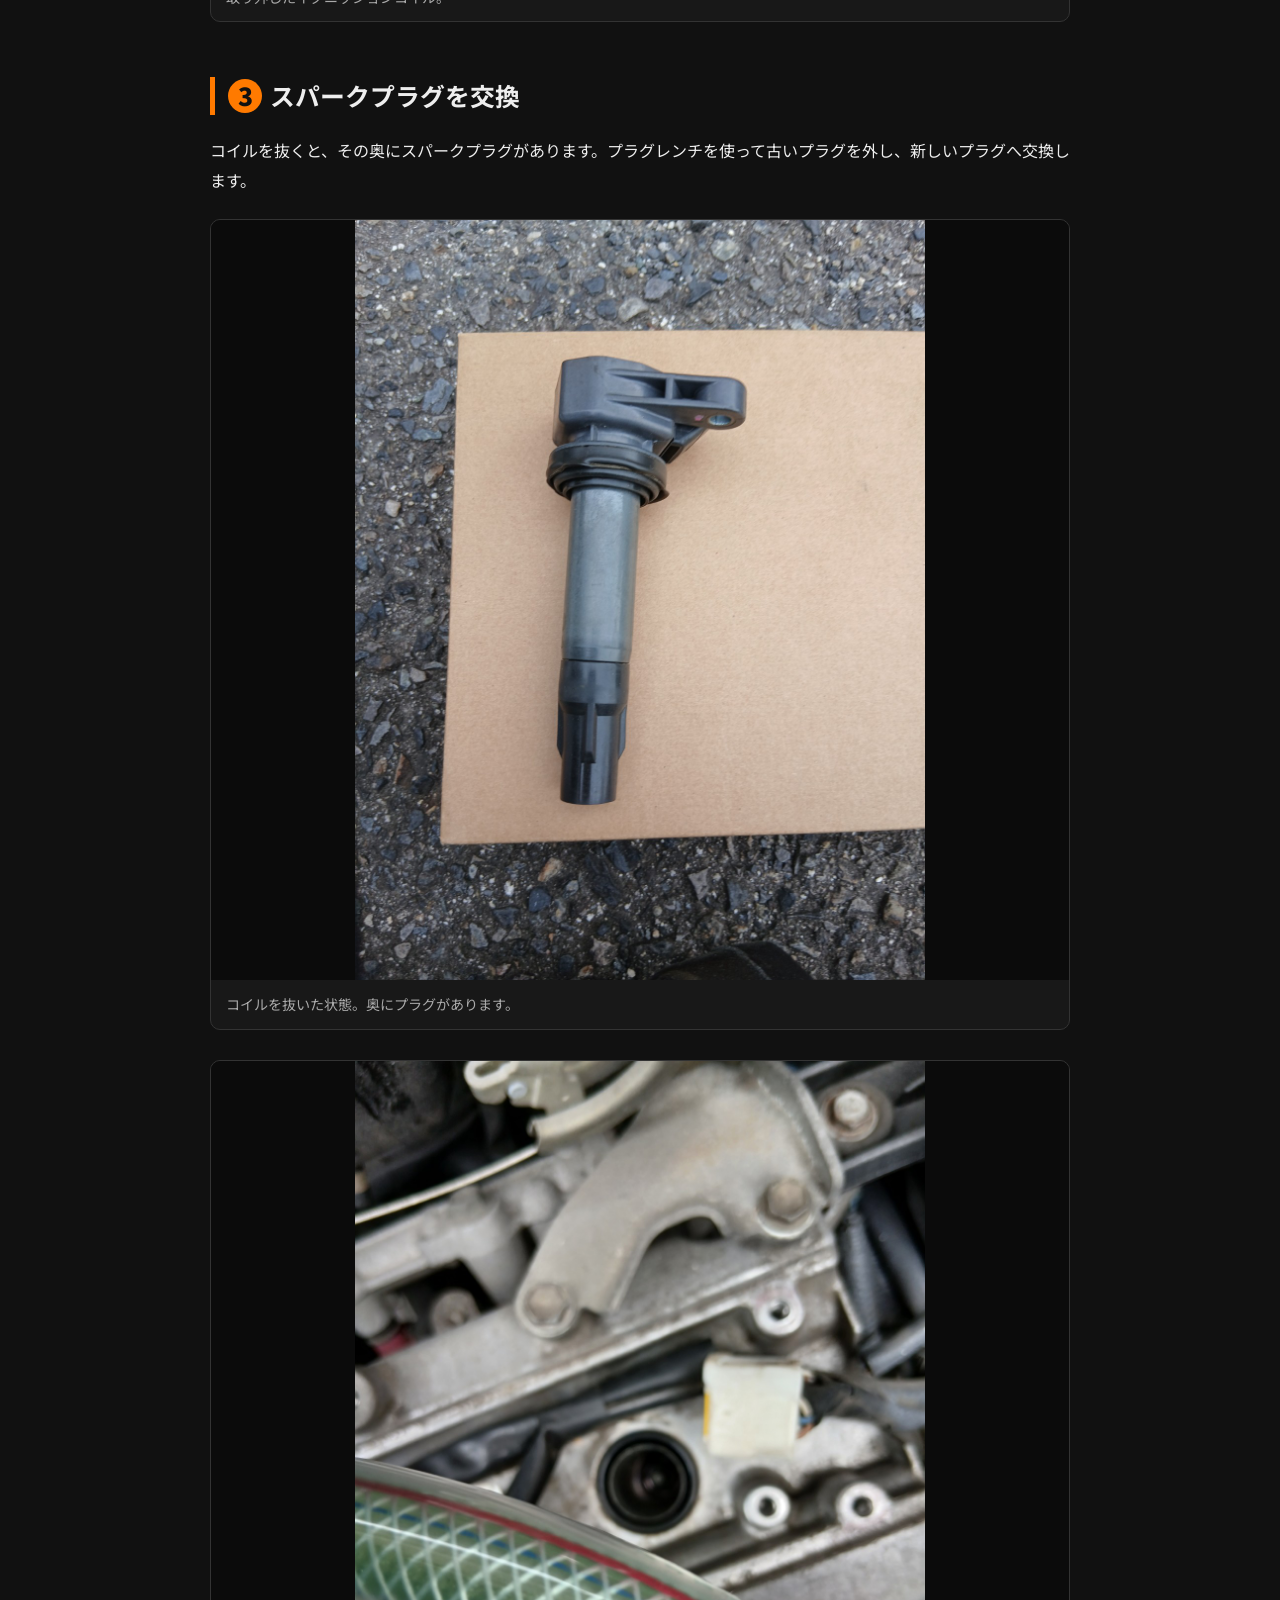
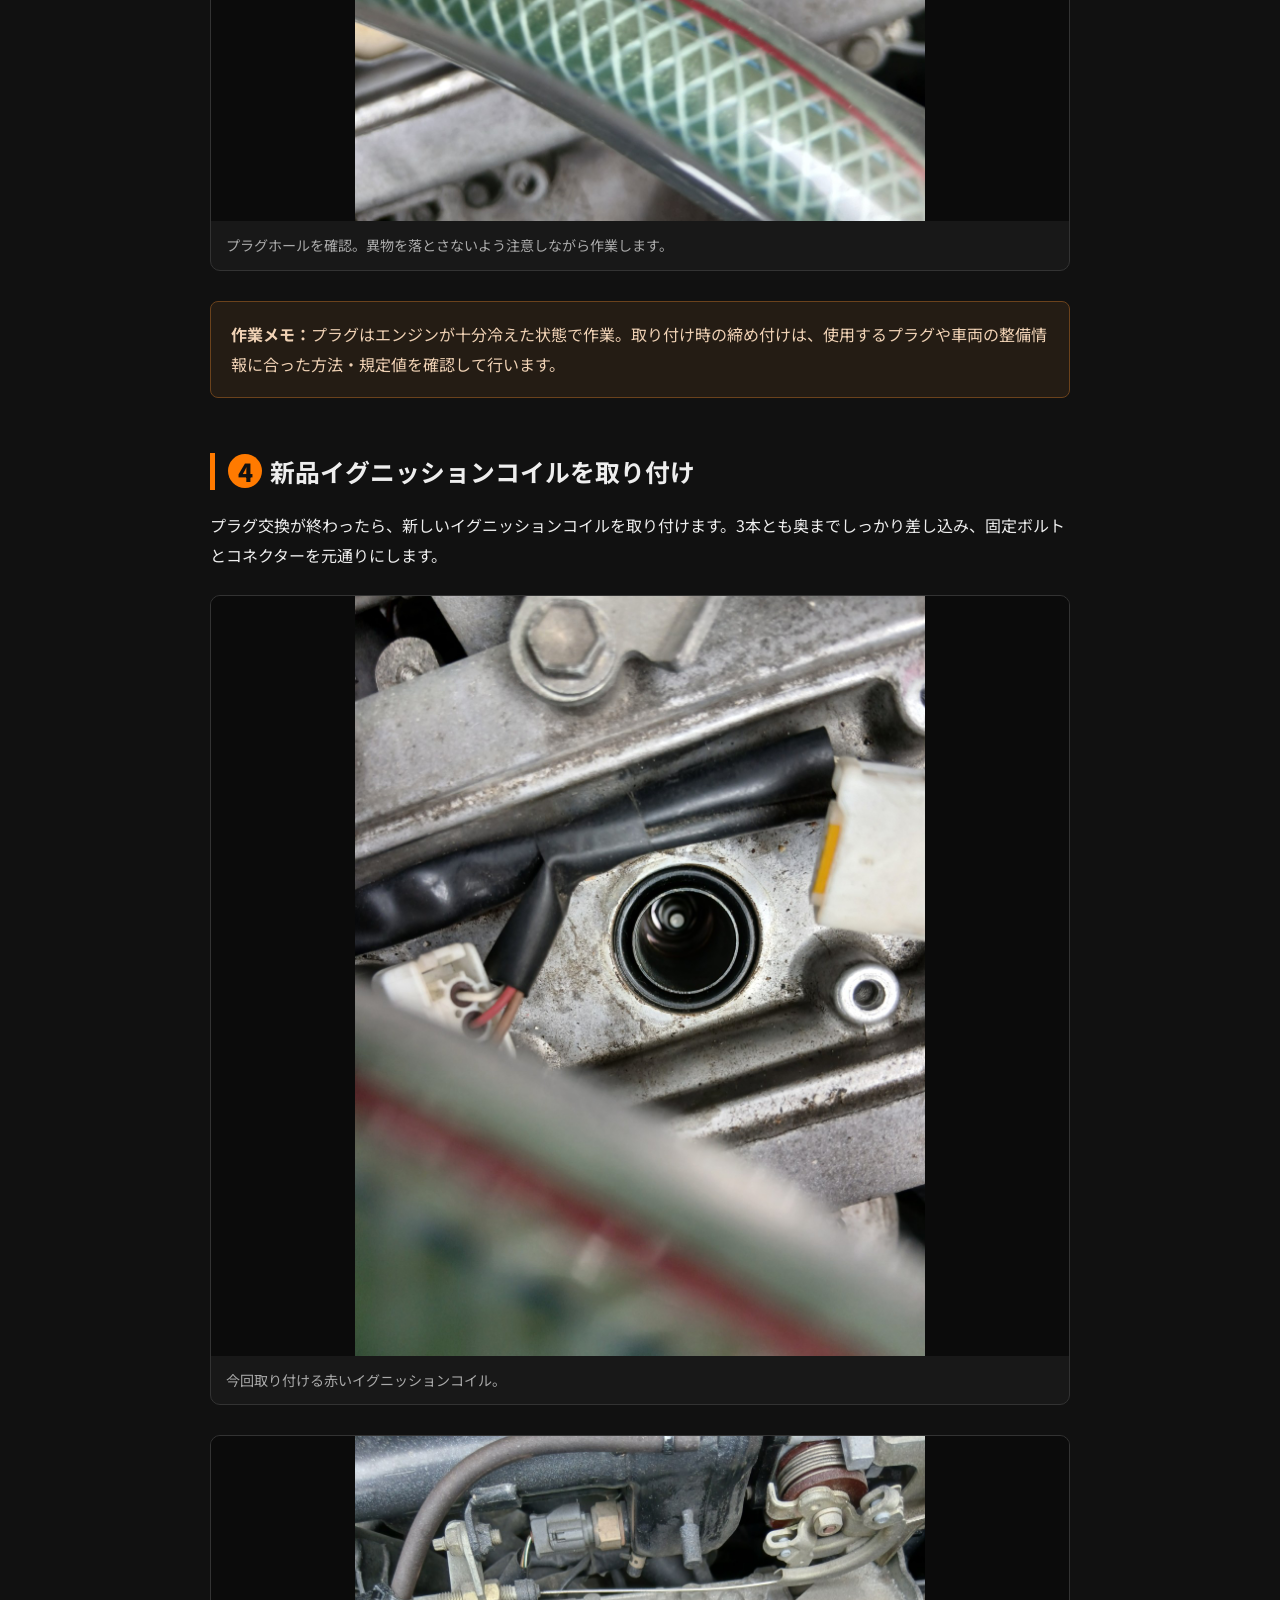
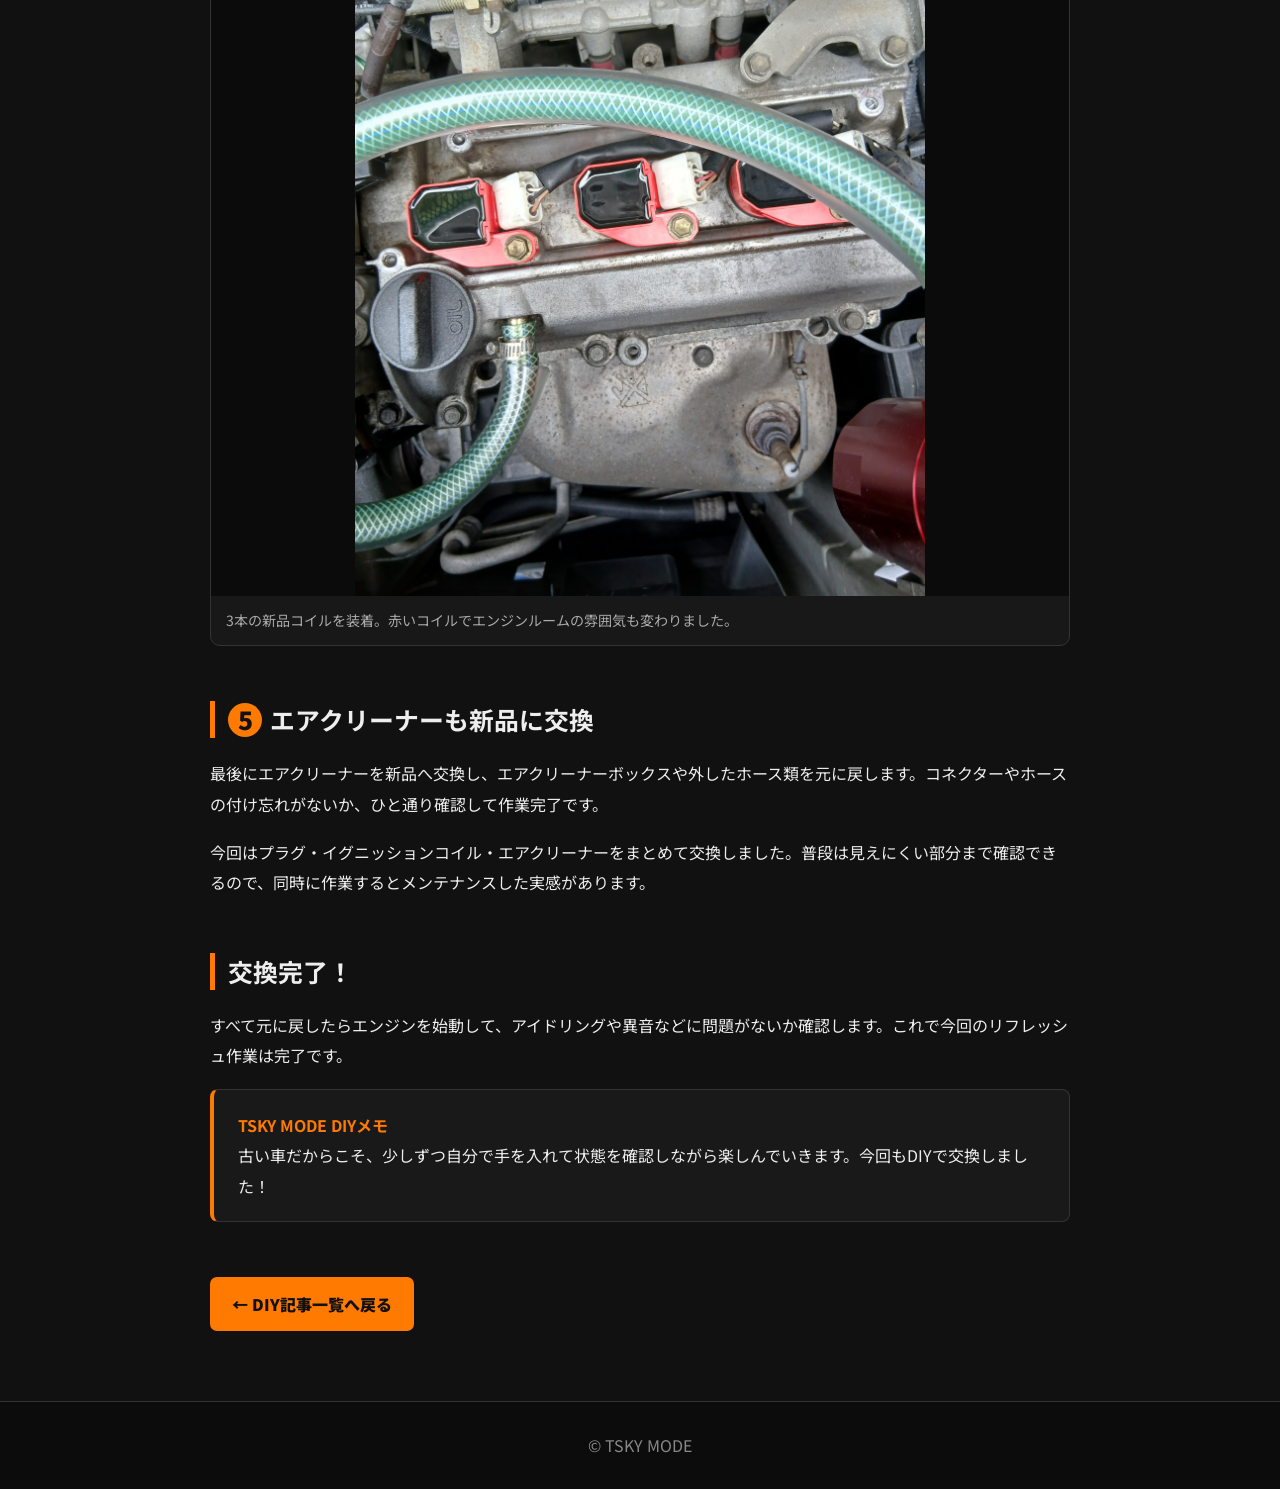
<file: naked-plug-coil.html>
<!DOCTYPE html><html lang="ja"><head><meta charset="UTF-8"><meta name="viewport" content="width=device-width,initial-scale=1"><meta name="description" content="ダイハツ ネイキッド L750Sのプラグ・イグニッションコイル・エアクリーナーをDIY交換。"><title>ダイハツ ネイキッド L750S プラグ・イグニッションコイル・エアクリーナー交換 | TSKY MODE</title><link rel="preconnect" href="https://fonts.googleapis.com"><link rel="preconnect" href="https://fonts.gstatic.com" crossorigin><link href="https://fonts.googleapis.com/css2?family=Noto+Sans+JP:wght@400;500;700;900&display=swap" rel="stylesheet"><style>*{box-sizing:border-box}html{scroll-behavior:smooth}body{margin:0;background:#111;color:#eee;font-family:'Noto Sans JP',sans-serif;line-height:1.9}a{color:inherit}header{position:sticky;top:0;z-index:10;background:rgba(12,12,12,.96);border-bottom:1px solid #333}.nav{max-width:1080px;margin:auto;padding:14px 20px;display:flex;align-items:center;justify-content:space-between;gap:18px}.logo{color:#ff7a00;text-decoration:none;font-weight:900;font-size:1.35rem;letter-spacing:.06em}.nav-links{display:flex;gap:18px;flex-wrap:wrap}.nav-links a{text-decoration:none;color:#ddd;font-size:.92rem}.nav-links a:hover{color:#ff7a00}.hero{background:linear-gradient(135deg,#181818,#242424);border-bottom:1px solid #333}.hero-inner{max-width:900px;margin:auto;padding:58px 20px 48px}.tag{display:inline-block;color:#111;background:#ff7a00;font-weight:900;font-size:.78rem;padding:5px 12px;border-radius:999px;margin-bottom:15px}h1{font-size:clamp(1.8rem,4vw,3rem);line-height:1.35;margin:0 0 15px}.lead{color:#bbb;margin:0}main{max-width:900px;margin:auto;padding:38px 20px 70px}.toc,.note{background:#191919;border:1px solid #333;border-left:4px solid #ff7a00;border-radius:8px;padding:20px 24px;margin:0 0 38px}.toc strong,.note strong{color:#ff7a00}section{margin-bottom:55px}h2{font-size:1.55rem;line-height:1.5;border-left:5px solid #ff7a00;padding-left:13px;margin:0 0 20px}p{margin:0 0 18px}.photo{margin:24px 0 30px;background:#181818;border:1px solid #333;border-radius:10px;overflow:hidden}.photo img{display:block;width:100%;height:auto;max-height:760px;object-fit:contain;background:#0b0b0b}.photo figcaption{padding:11px 15px;color:#aaa;font-size:.88rem}.parts{display:grid;grid-template-columns:repeat(3,1fr);gap:12px;margin:22px 0}.part{background:#191919;border:1px solid #333;border-radius:8px;padding:16px;text-align:center}.part b{display:block;color:#ff7a00}.step{display:inline-flex;width:34px;height:34px;border-radius:50%;align-items:center;justify-content:center;background:#ff7a00;color:#111;font-weight:900;margin-right:8px}.warning{background:#241c14;border:1px solid #6b421c;border-radius:8px;padding:17px 20px;margin:22px 0;color:#f0d2b5}.back{display:inline-block;text-decoration:none;background:#ff7a00;color:#111;font-weight:900;padding:12px 22px;border-radius:7px}footer{border-top:1px solid #333;color:#888;text-align:center;padding:28px 20px;background:#0c0c0c}@media(max-width:700px){.nav{align-items:flex-start;flex-direction:column}.nav-links{gap:12px}.hero-inner{padding-top:38px}.parts{grid-template-columns:1fr}}</style></head><body>
<header><div class="nav"><a class="logo" href="index.html">TSKY MODE</a><nav class="nav-links"><a href="index.html">HOME</a><a href="diy_deck.html">DIY記事</a><a href="index.html#gallery">ギャラリー</a><a href="bbs.html">掲示板</a><a href="contact.html">お問い合わせ</a></nav></div></header>
<div class="hero"><div class="hero-inner"><span class="tag">DAIHATSU NAKED / DIY</span><h1>ダイハツ ネイキッド L750S<br>プラグ・イグニッションコイル・エアクリーナー交換</h1><p class="lead">今回は点火系のリフレッシュとして、スパークプラグとイグニッションコイルを交換。ついでにエアクリーナーも新品に交換しました。</p></div></div>
<main><div class="toc"><strong>今回の作業</strong><p>① エアクリーナー周辺を取り外す<br>② イグニッションコイルを取り外す<br>③ スパークプラグを交換する<br>④ 新しいイグニッションコイルを取り付ける<br>⑤ エアクリーナーを新品に交換して元に戻す</p></div>
<section><h2>今回交換するもの</h2><p>ダイハツ ネイキッド L750Sのメンテナンスです。今回はプラグとイグニッションコイルを交換し、せっかくエアクリーナーボックスを外すのでエアクリーナーも新品にしました。</p><div class="parts"><div class="part"><b>スパークプラグ</b>HKS SUPER FIRE RACING</div><div class="part"><b>イグニッションコイル</b>3本を交換</div><div class="part"><b>エアクリーナー</b>新品へ交換</div></div><figure class="photo"><img src="images/2329.jpg" alt="HKS SUPER FIRE RACING スパークプラグ"><figcaption>今回用意したHKS SUPER FIRE RACINGのプラグ。</figcaption></figure><figure class="photo"><img src="images/2328.jpg" alt="新品の赤いイグニッションコイル"><figcaption>新品のイグニッションコイル。赤いボディが目立ちます。</figcaption></figure></section>
<section><h2><span class="step">1</span>エアクリーナー周辺を取り外す</h2><p>まずは作業スペースを確保するため、エアクリーナー周辺を外していきます。ホースや配線を無理に引っ張らないように確認しながら作業しました。</p><figure class="photo"><img src="images/2319.jpg" alt="ネイキッド L750S エアクリーナーボックス"><figcaption>エアクリーナー周辺を開けたところ。ここから点火系へアクセスしていきます。</figcaption></figure><figure class="photo"><img src="images/2318.jpg" alt="取り外したエアクリーナーボックス"><figcaption>取り外したエアクリーナーボックス。普段見えない部分なので、この機会に状態もチェック。</figcaption></figure></section>
<section><h2><span class="step">2</span>イグニッションコイルを取り外す</h2><p>エアクリーナー周辺を外すと、3本のイグニッションコイルが見えてきます。コネクターを外し、固定ボルトを外してコイルを上へ引き抜きます。</p><figure class="photo"><img src="images/2320.jpg" alt="交換前のイグニッションコイル"><figcaption>交換前のエンジン上部。3気筒分のコイルへアクセスします。</figcaption></figure><figure class="photo"><img src="images/2321.jpg" alt="取り外したイグニッションコイル"><figcaption>取り外したイグニッションコイル。</figcaption></figure></section>
<section><h2><span class="step">3</span>スパークプラグを交換</h2><p>コイルを抜くと、その奥にスパークプラグがあります。プラグレンチを使って古いプラグを外し、新しいプラグへ交換します。</p><figure class="photo"><img src="images/2322.jpg" alt="コイルを外したプラグホール"><figcaption>コイルを抜いた状態。奥にプラグがあります。</figcaption></figure><figure class="photo"><img src="images/2323.jpg" alt="プラグホール内部"><figcaption>プラグホールを確認。異物を落とさないよう注意しながら作業します。</figcaption></figure><div class="warning"><strong>作業メモ：</strong>プラグはエンジンが十分冷えた状態で作業。取り付け時の締め付けは、使用するプラグや車両の整備情報に合った方法・規定値を確認して行います。</div></section>
<section><h2><span class="step">4</span>新品イグニッションコイルを取り付け</h2><p>プラグ交換が終わったら、新しいイグニッションコイルを取り付けます。3本とも奥までしっかり差し込み、固定ボルトとコネクターを元通りにします。</p><figure class="photo"><img src="images/2327.jpg" alt="新品の赤いイグニッションコイル"><figcaption>今回取り付ける赤いイグニッションコイル。</figcaption></figure><figure class="photo"><img src="images/2330.jpg" alt="赤いイグニッションコイル装着後"><figcaption>3本の新品コイルを装着。赤いコイルでエンジンルームの雰囲気も変わりました。</figcaption></figure></section>
<section><h2><span class="step">5</span>エアクリーナーも新品に交換</h2><p>最後にエアクリーナーを新品へ交換し、エアクリーナーボックスや外したホース類を元に戻します。コネクターやホースの付け忘れがないか、ひと通り確認して作業完了です。</p><p>今回はプラグ・イグニッションコイル・エアクリーナーをまとめて交換しました。普段は見えにくい部分まで確認できるので、同時に作業するとメンテナンスした実感があります。</p></section>
<section><h2>交換完了！</h2><p>すべて元に戻したらエンジンを始動して、アイドリングや異音などに問題がないか確認します。これで今回のリフレッシュ作業は完了です。</p><div class="note"><strong>TSKY MODE DIYメモ</strong><br>古い車だからこそ、少しずつ自分で手を入れて状態を確認しながら楽しんでいきます。今回もDIYで交換しました！</div></section><a class="back" href="diy_deck.html">← DIY記事一覧へ戻る</a></main><footer>&copy; TSKY MODE</footer></body></html>
</file>
